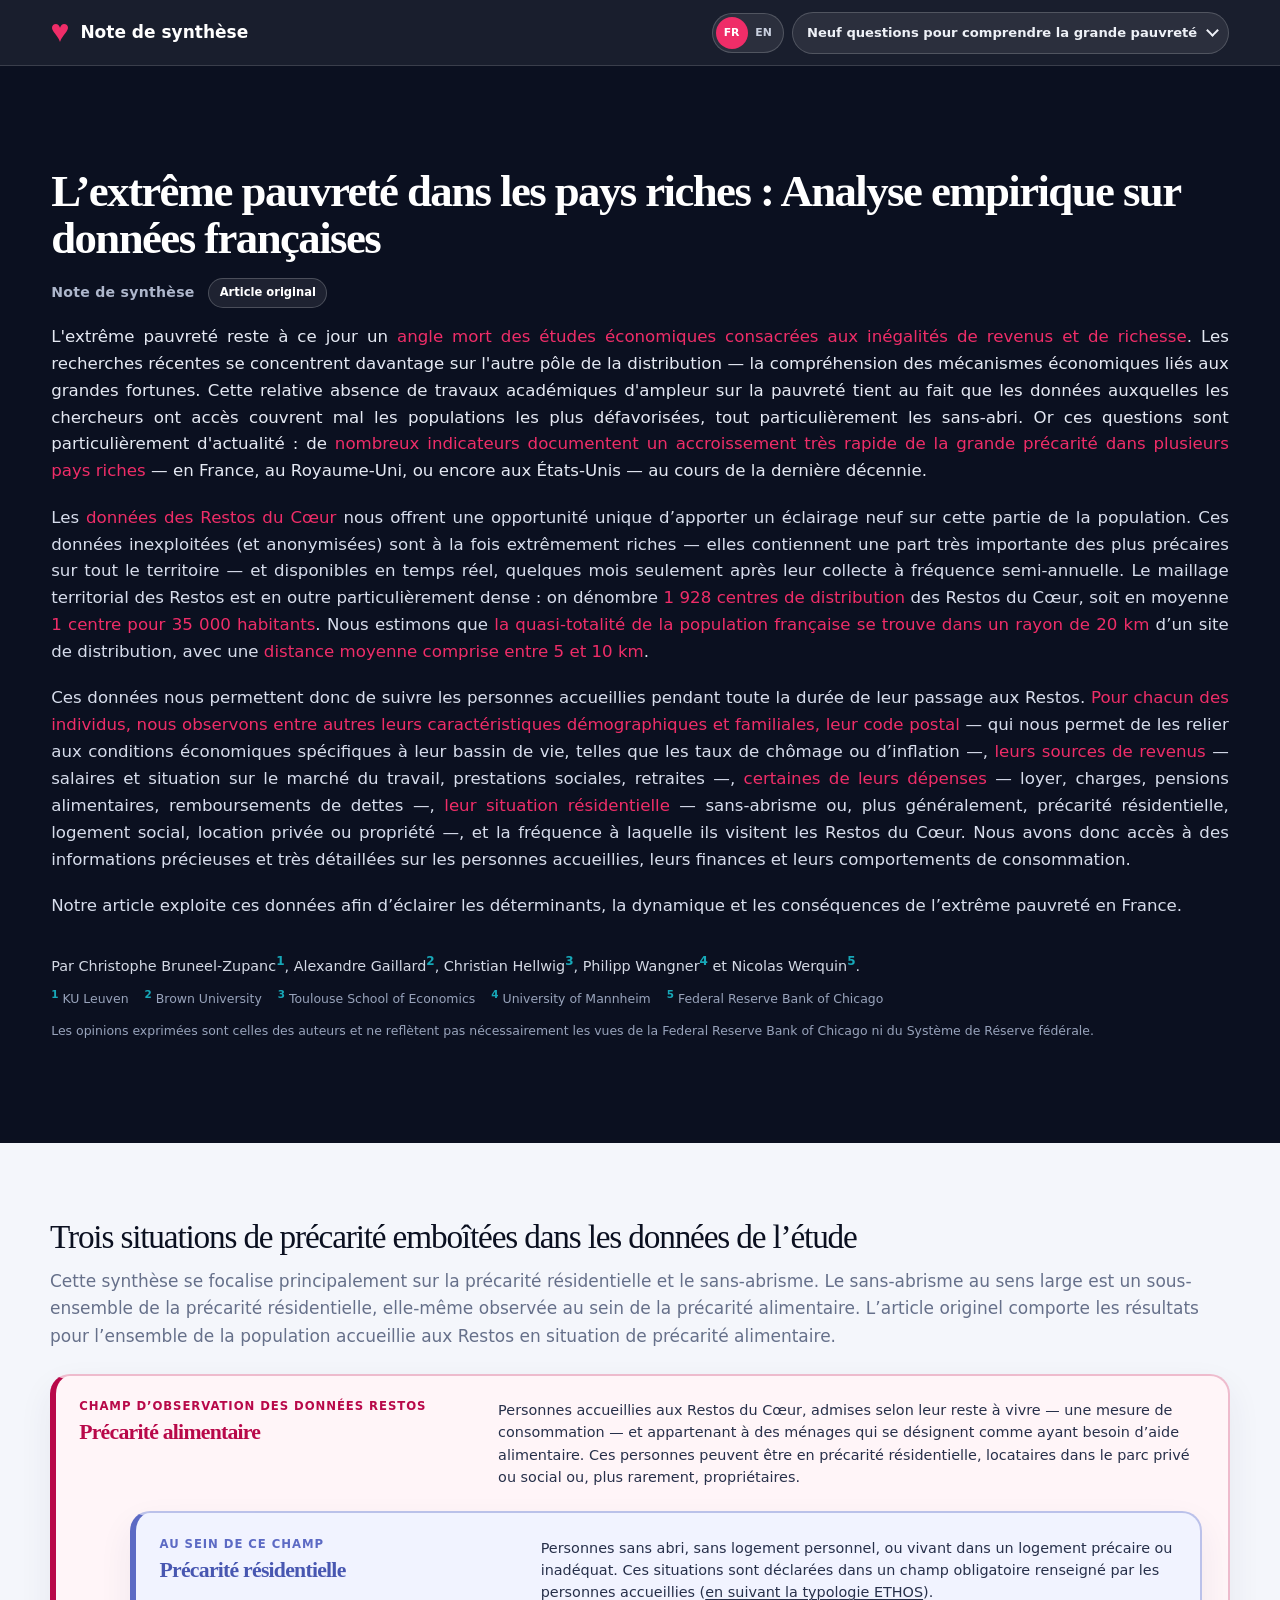
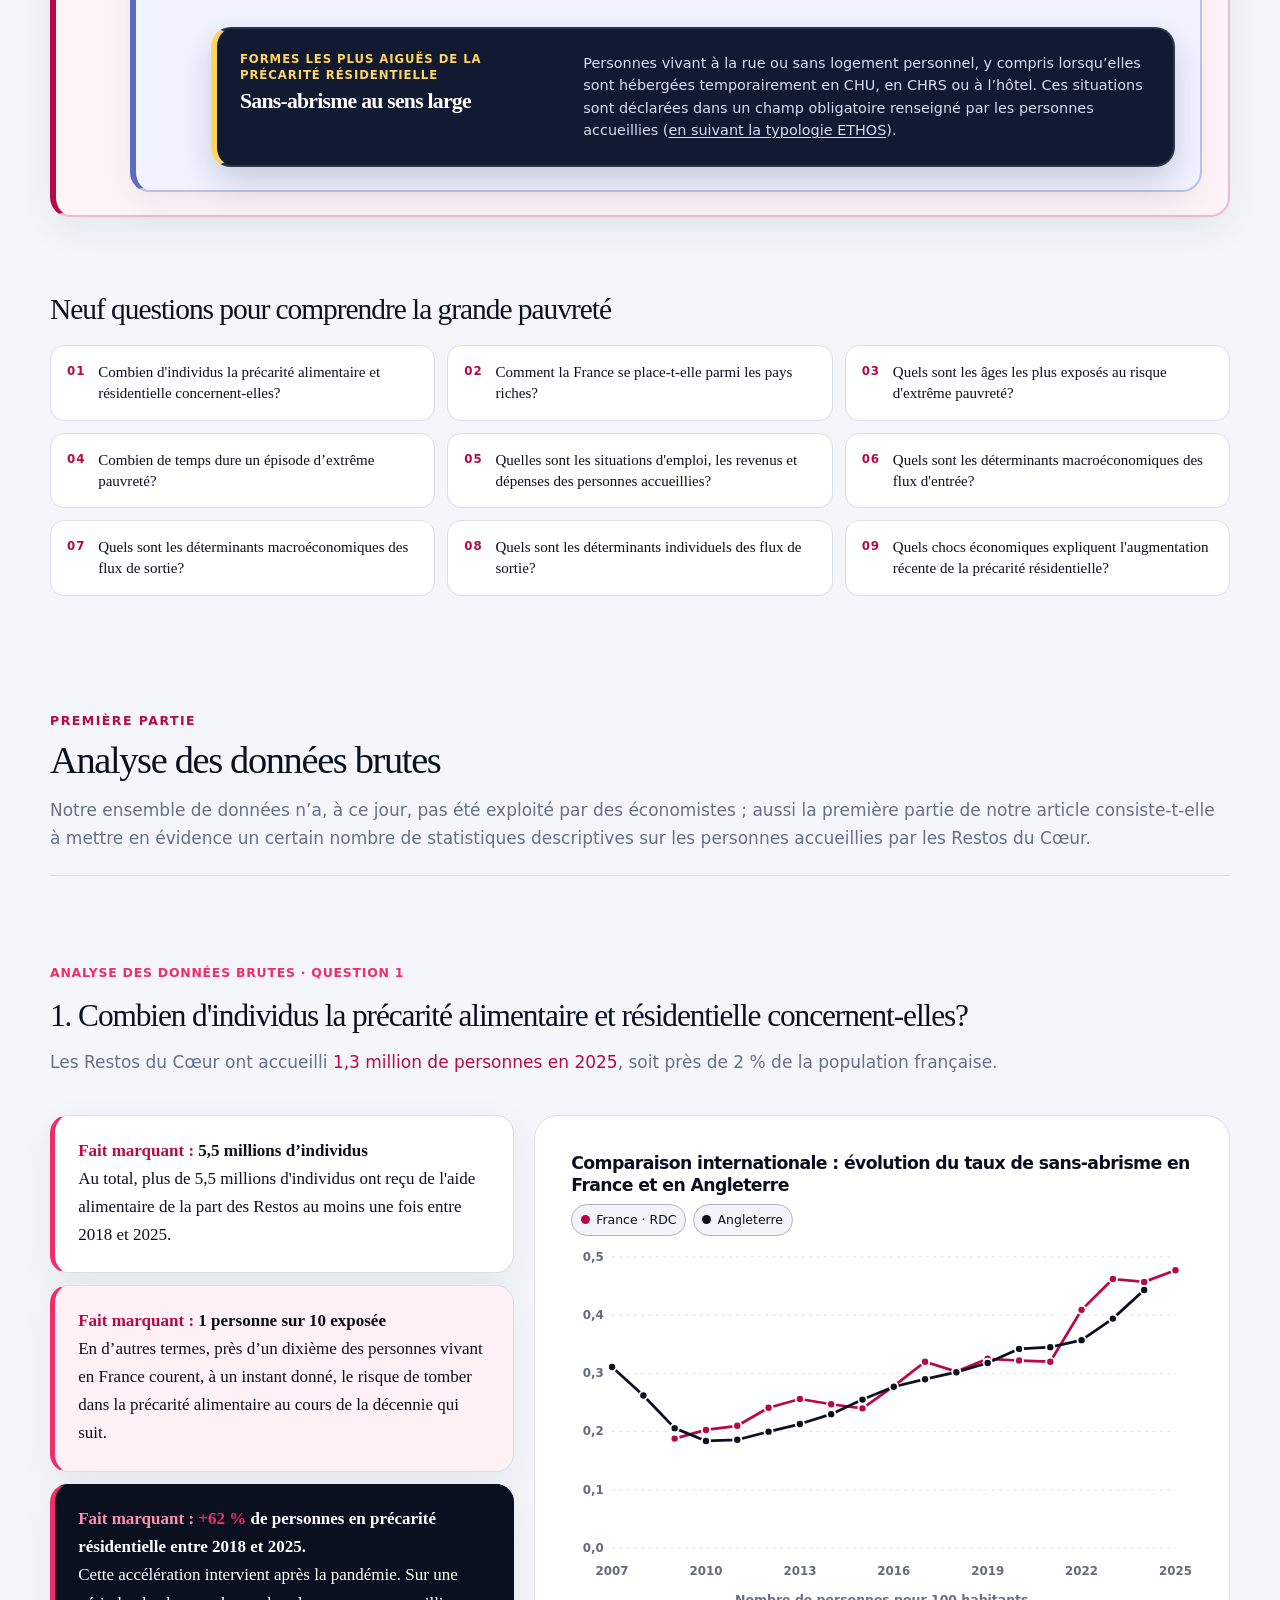
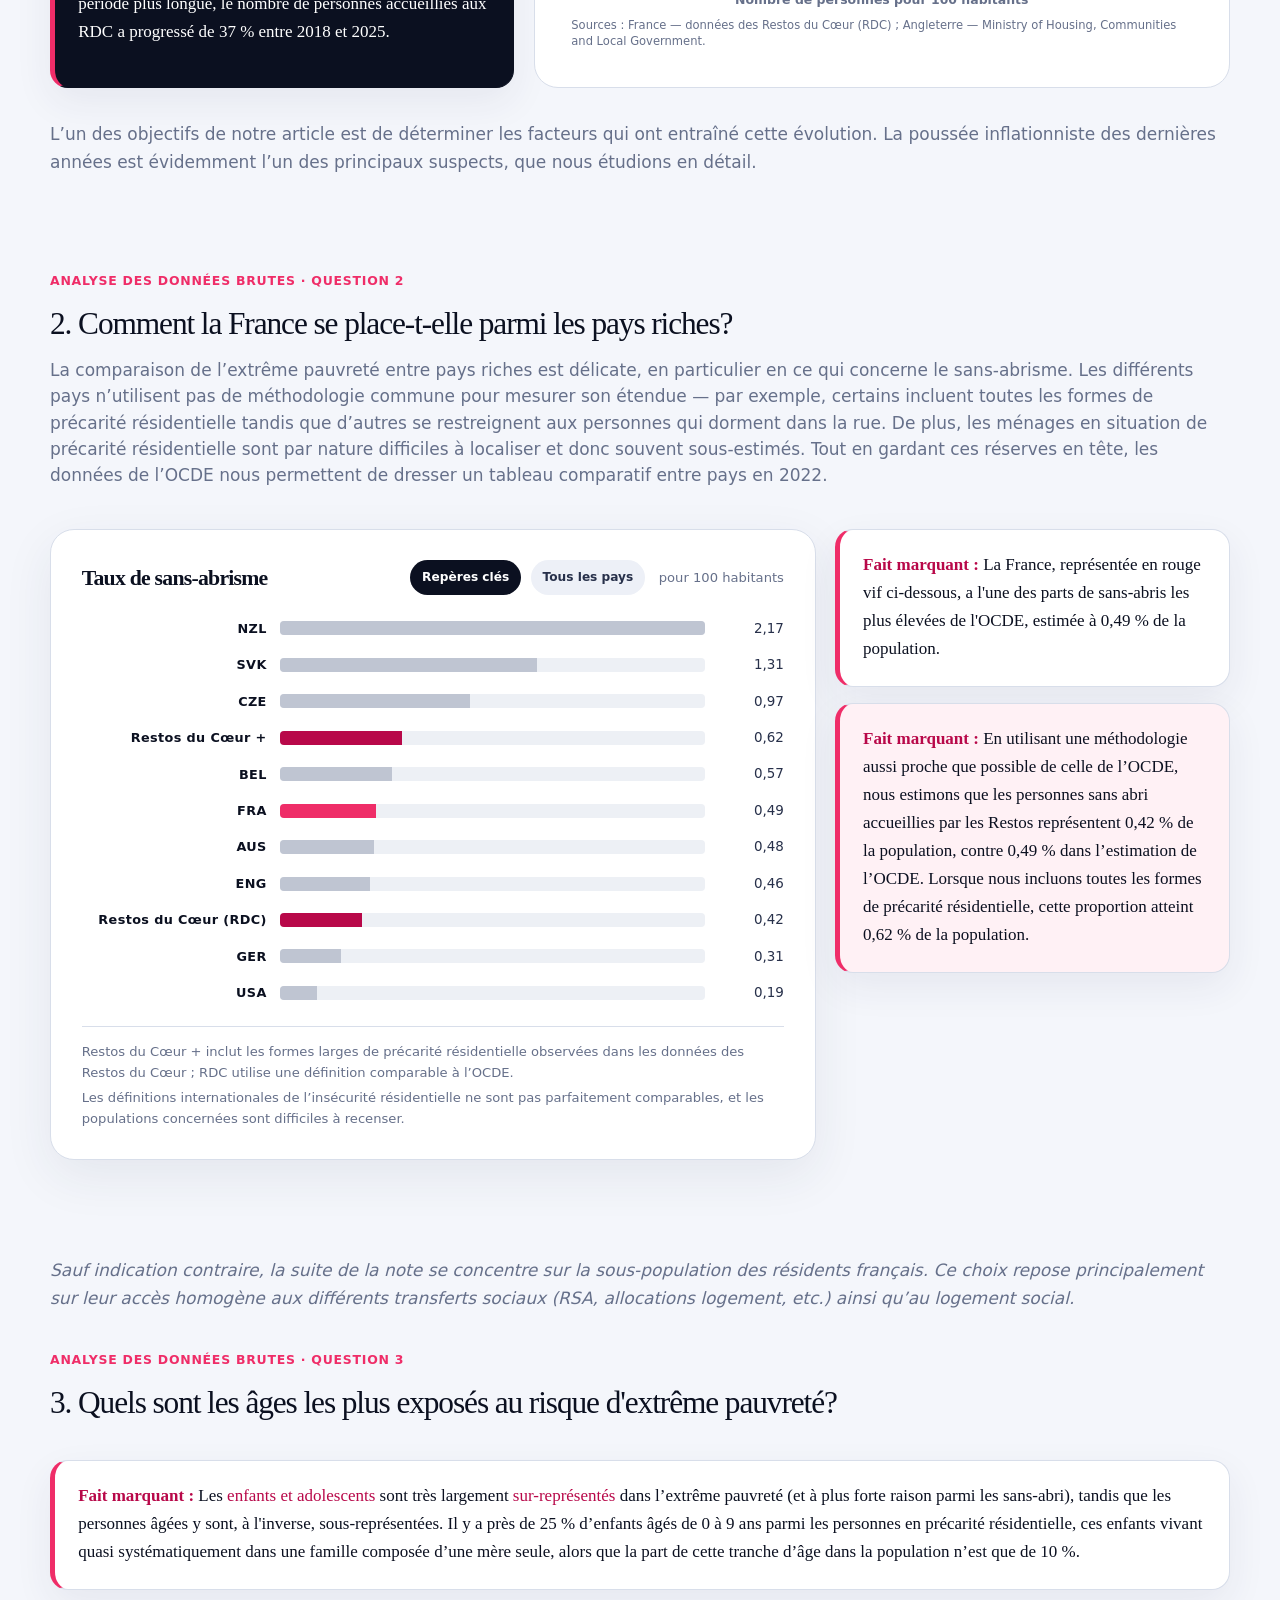
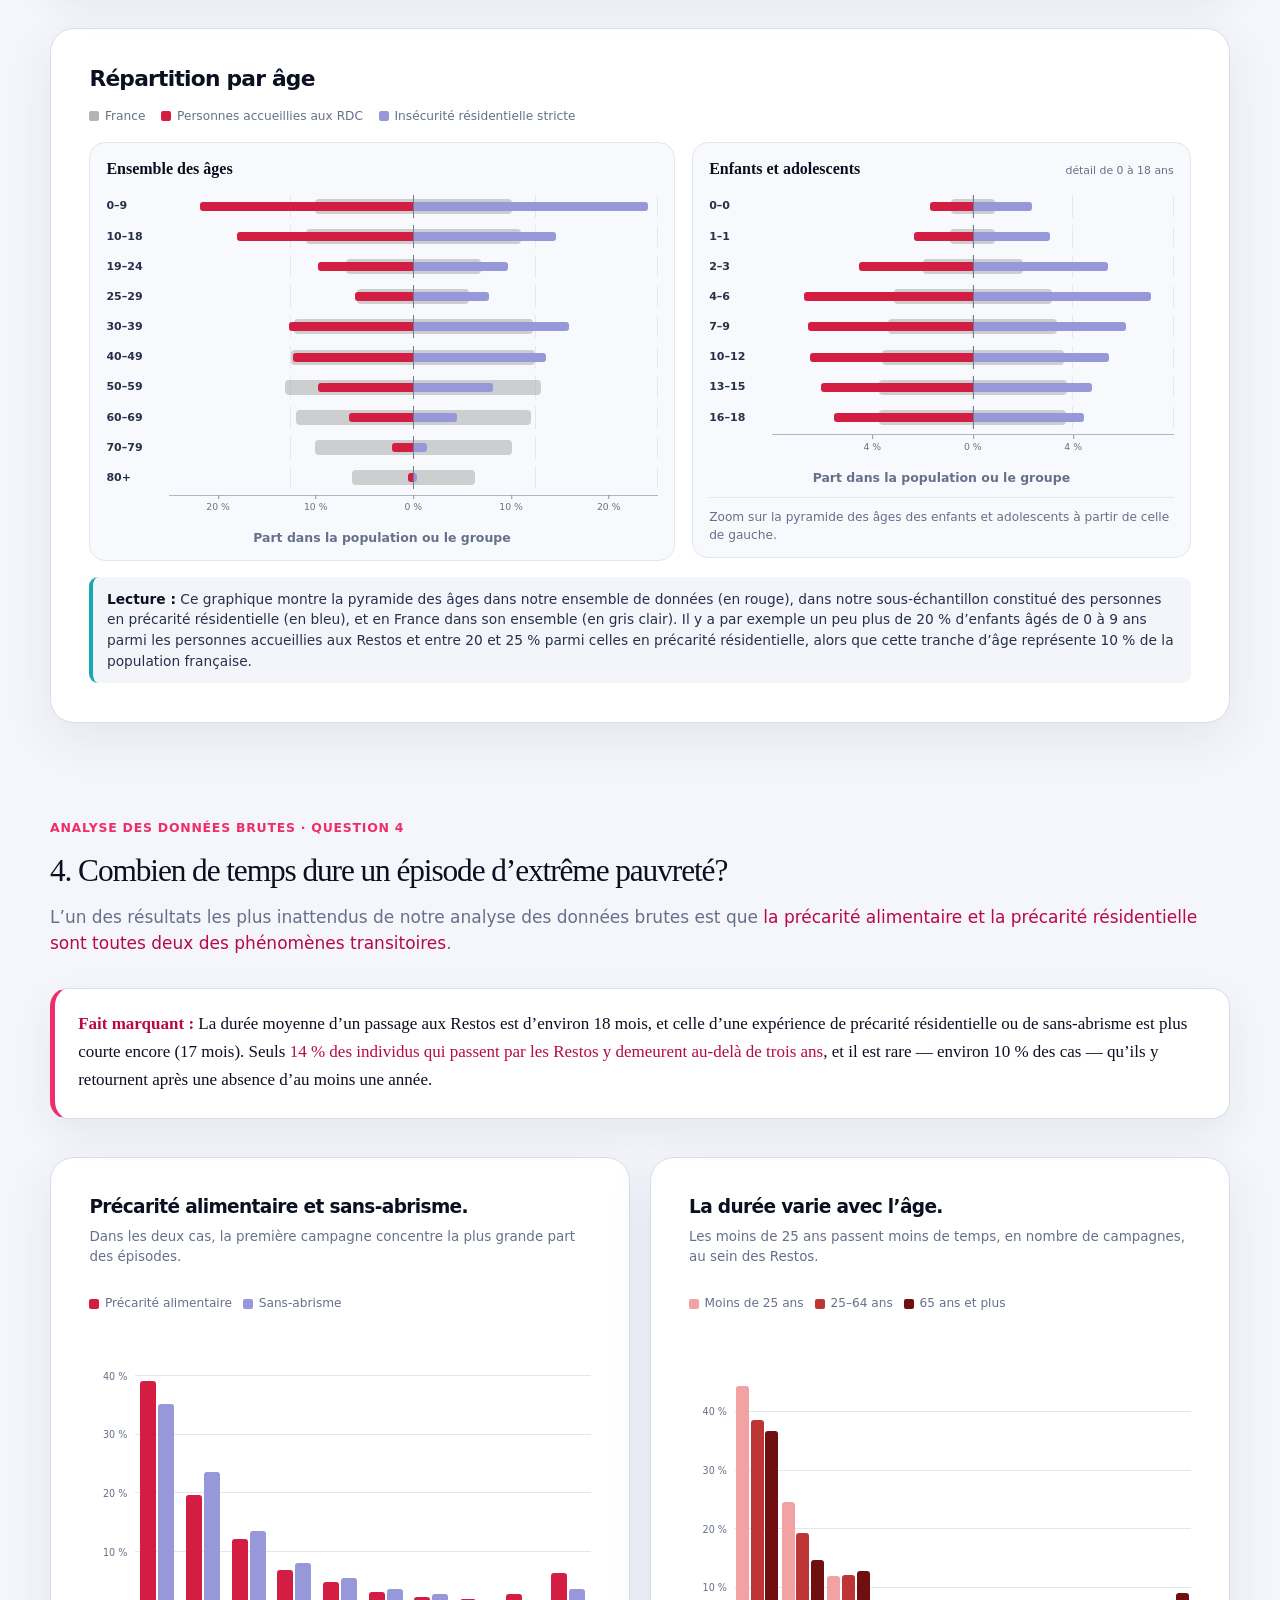
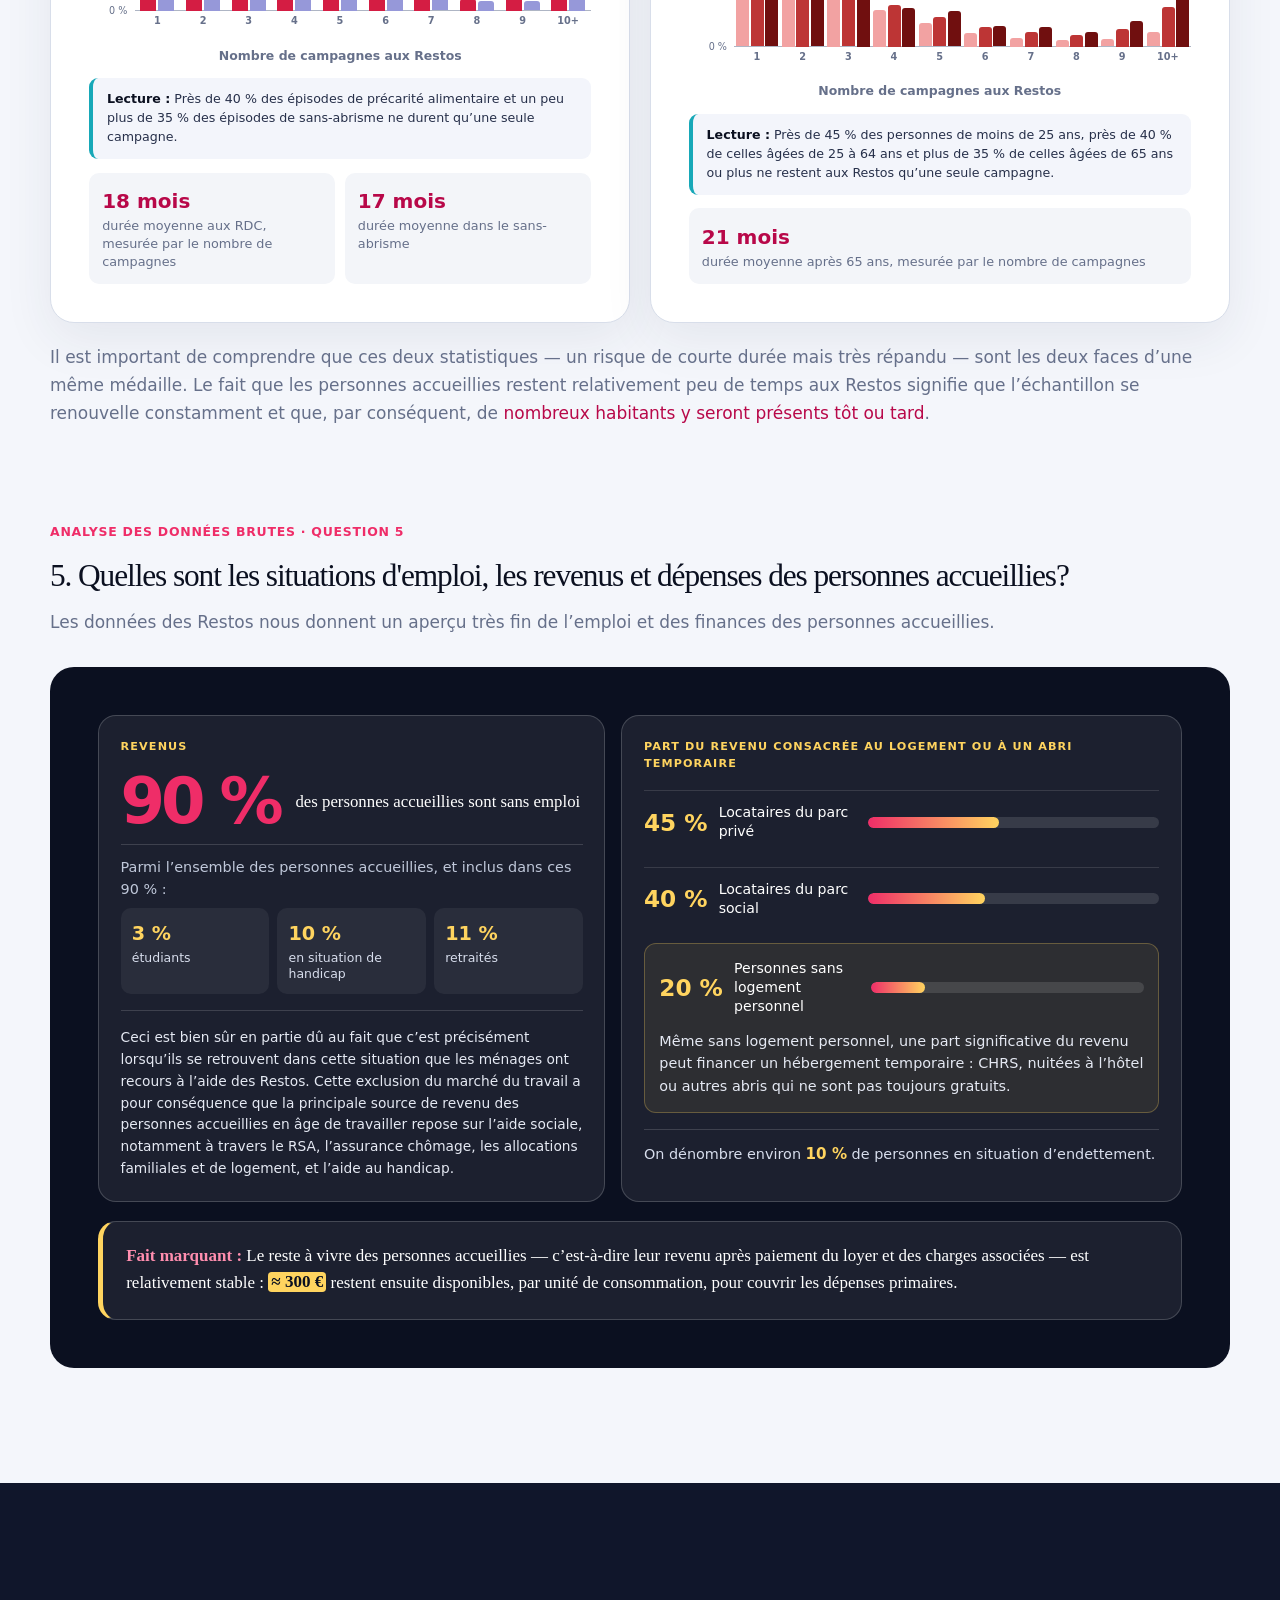
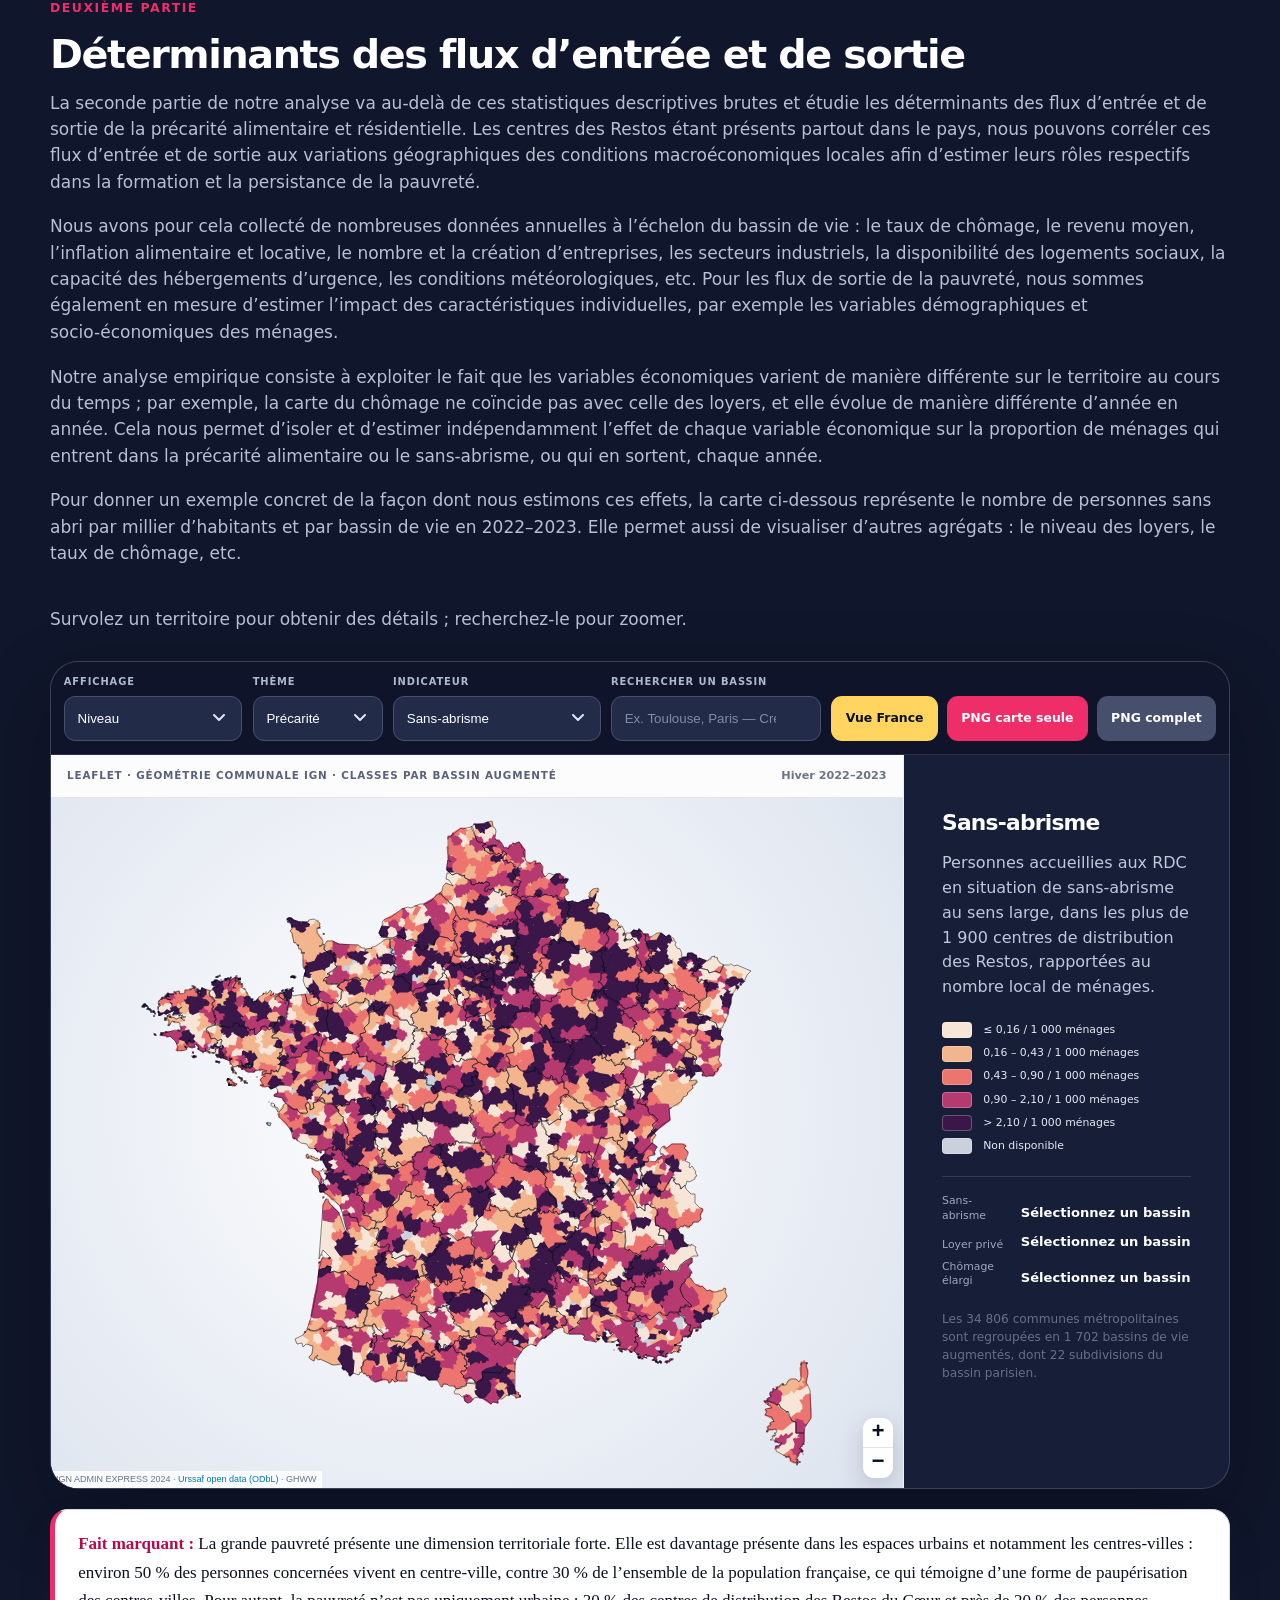
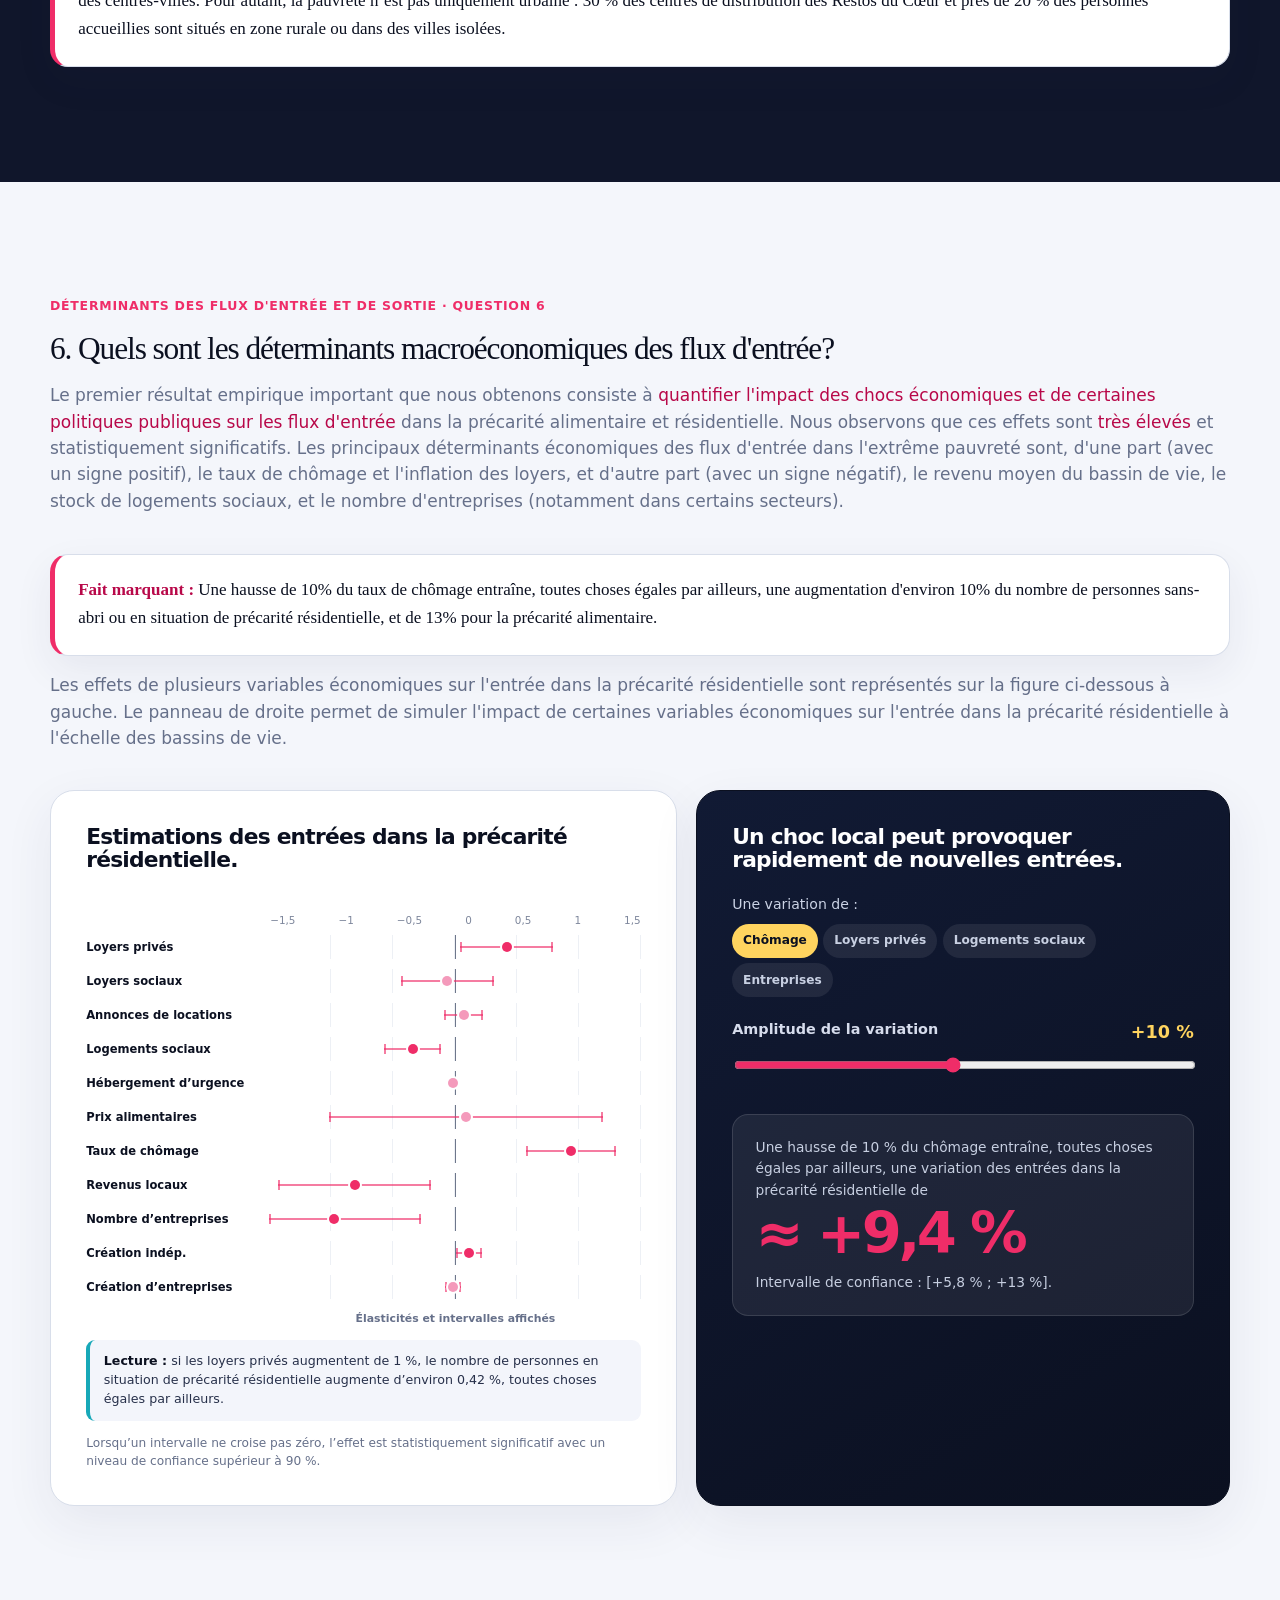
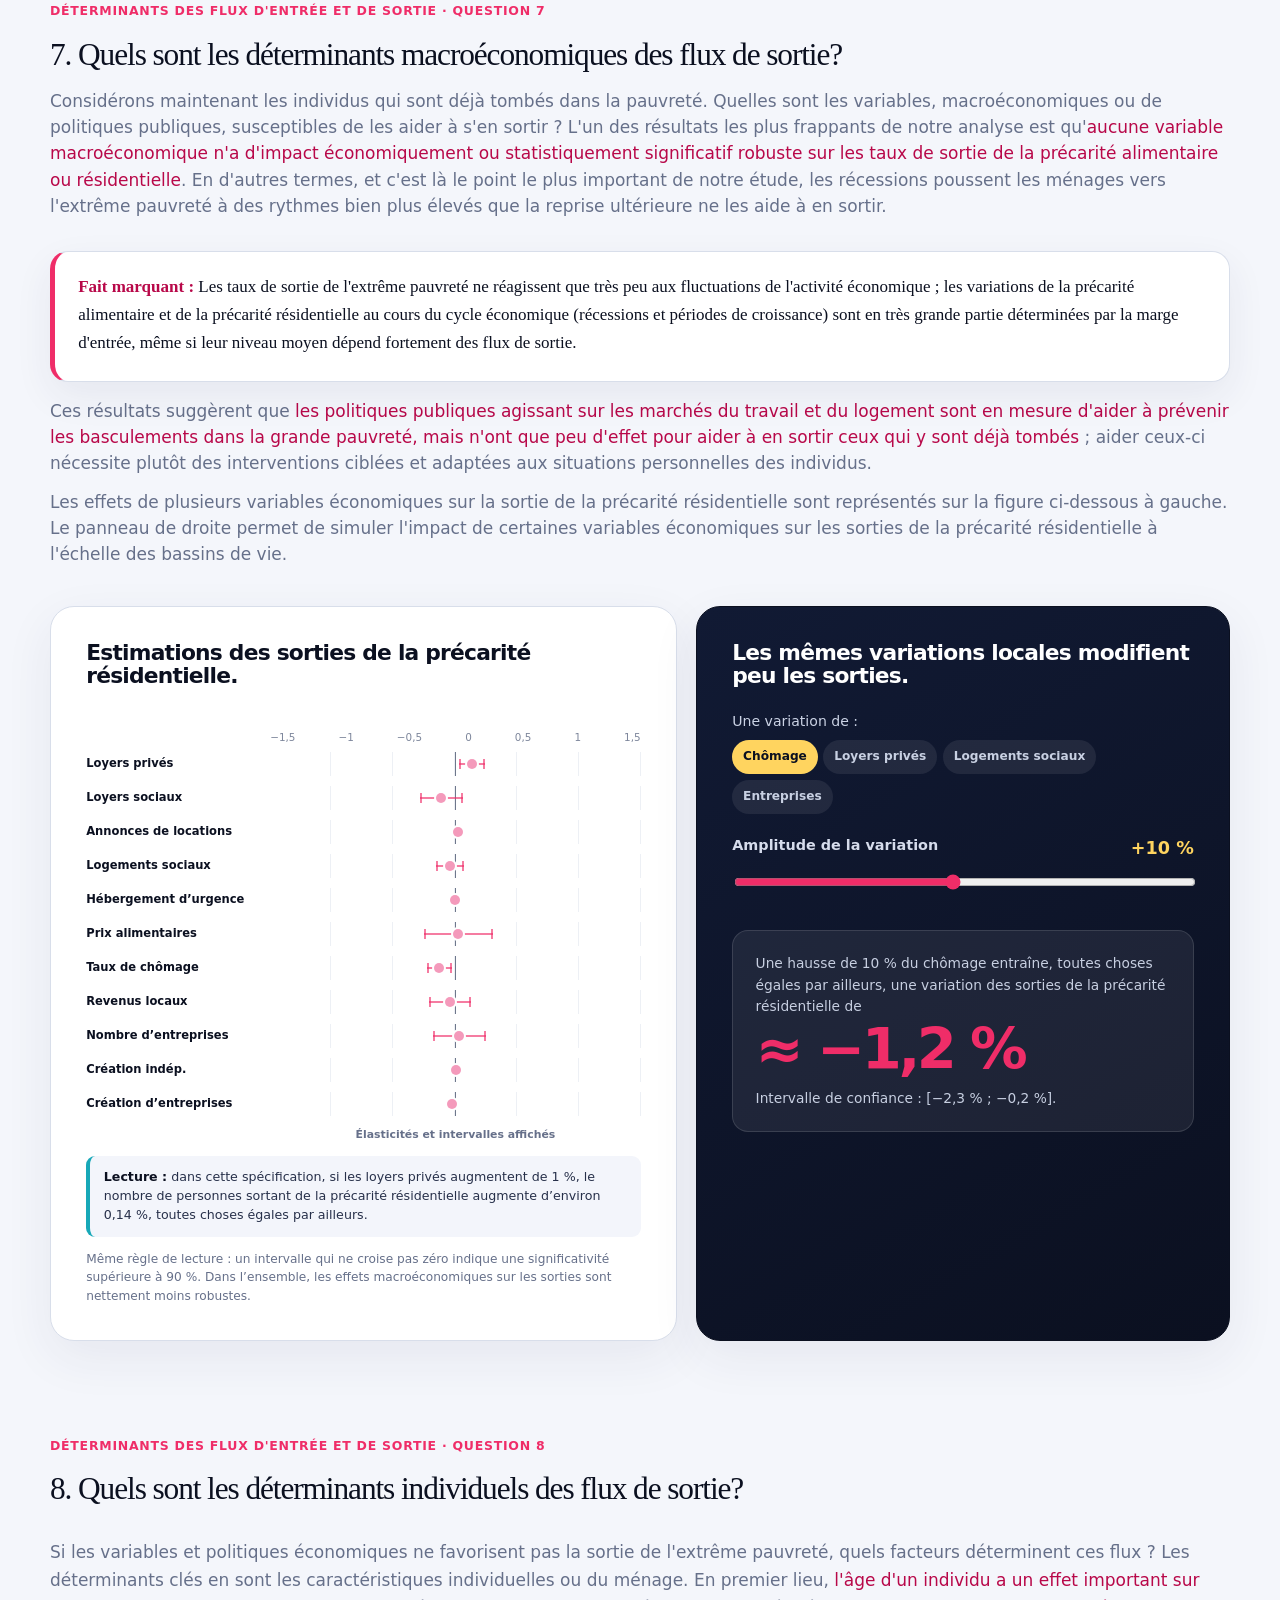
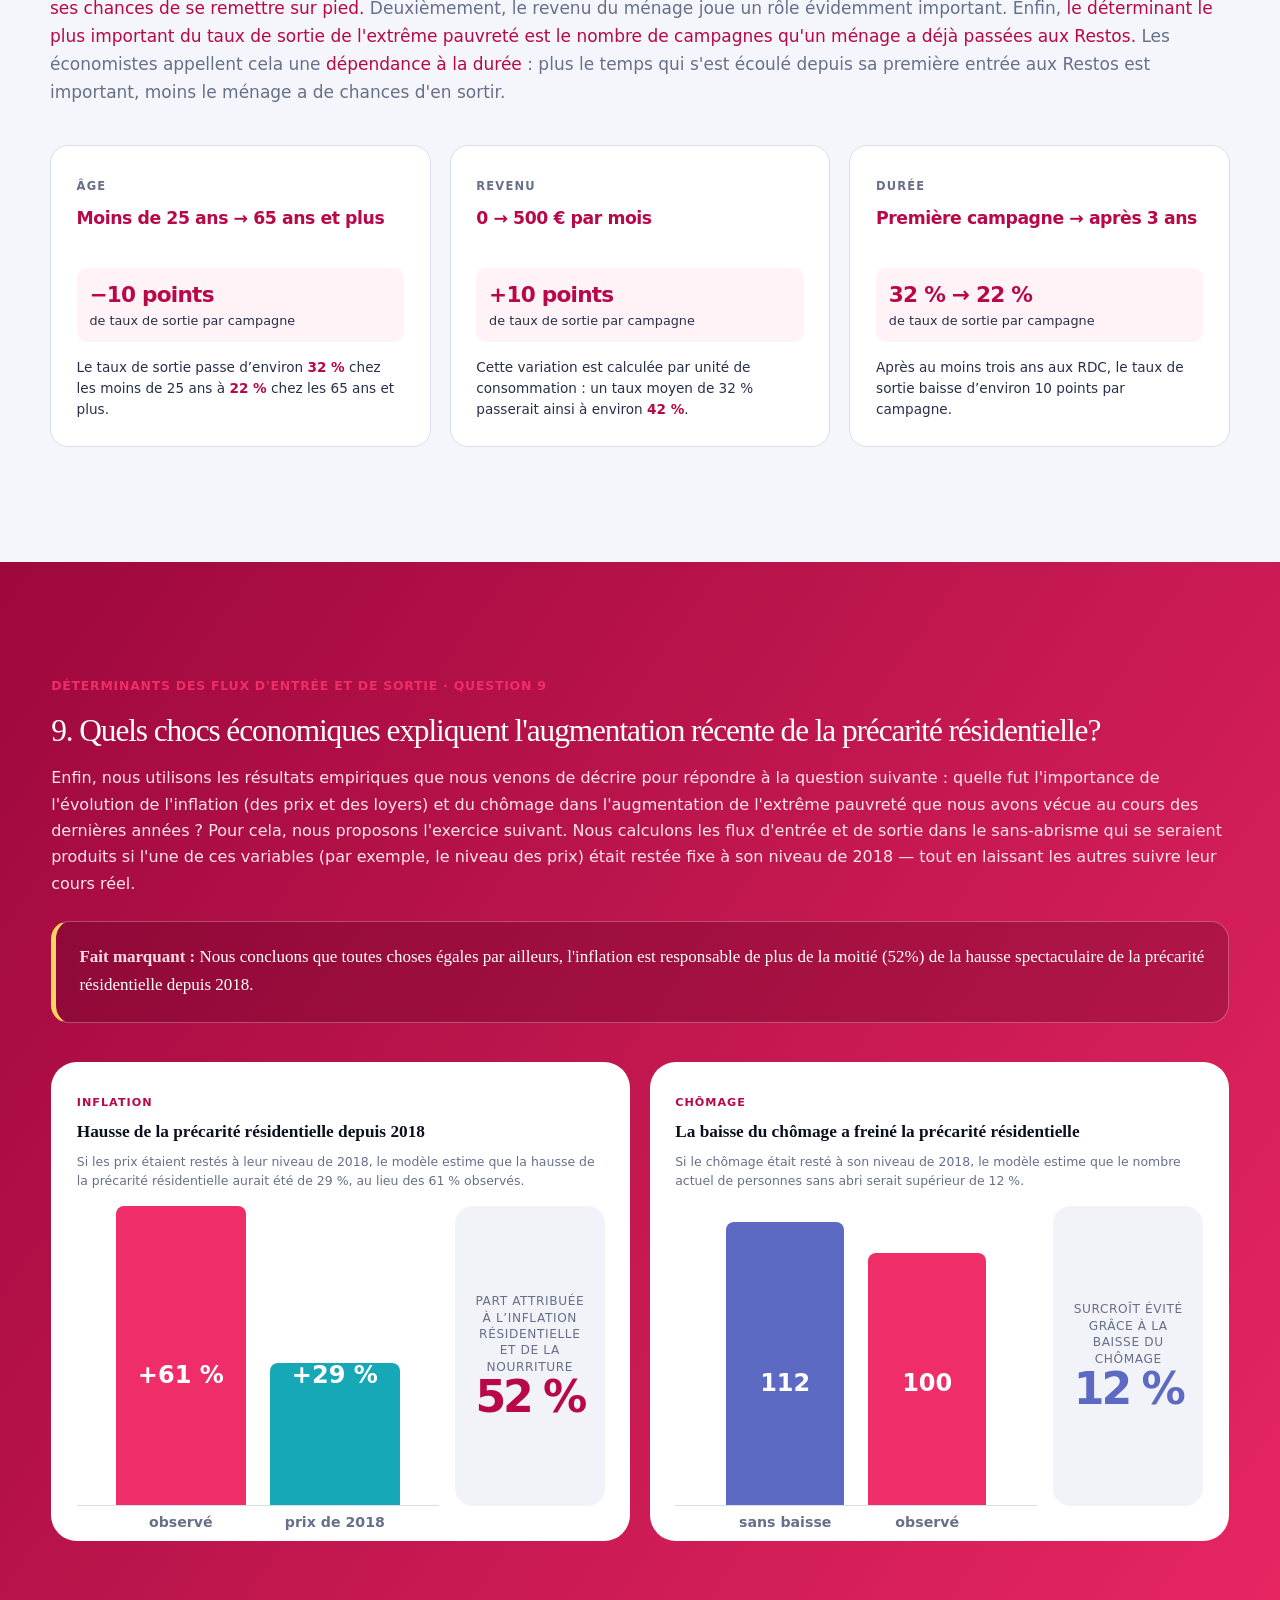
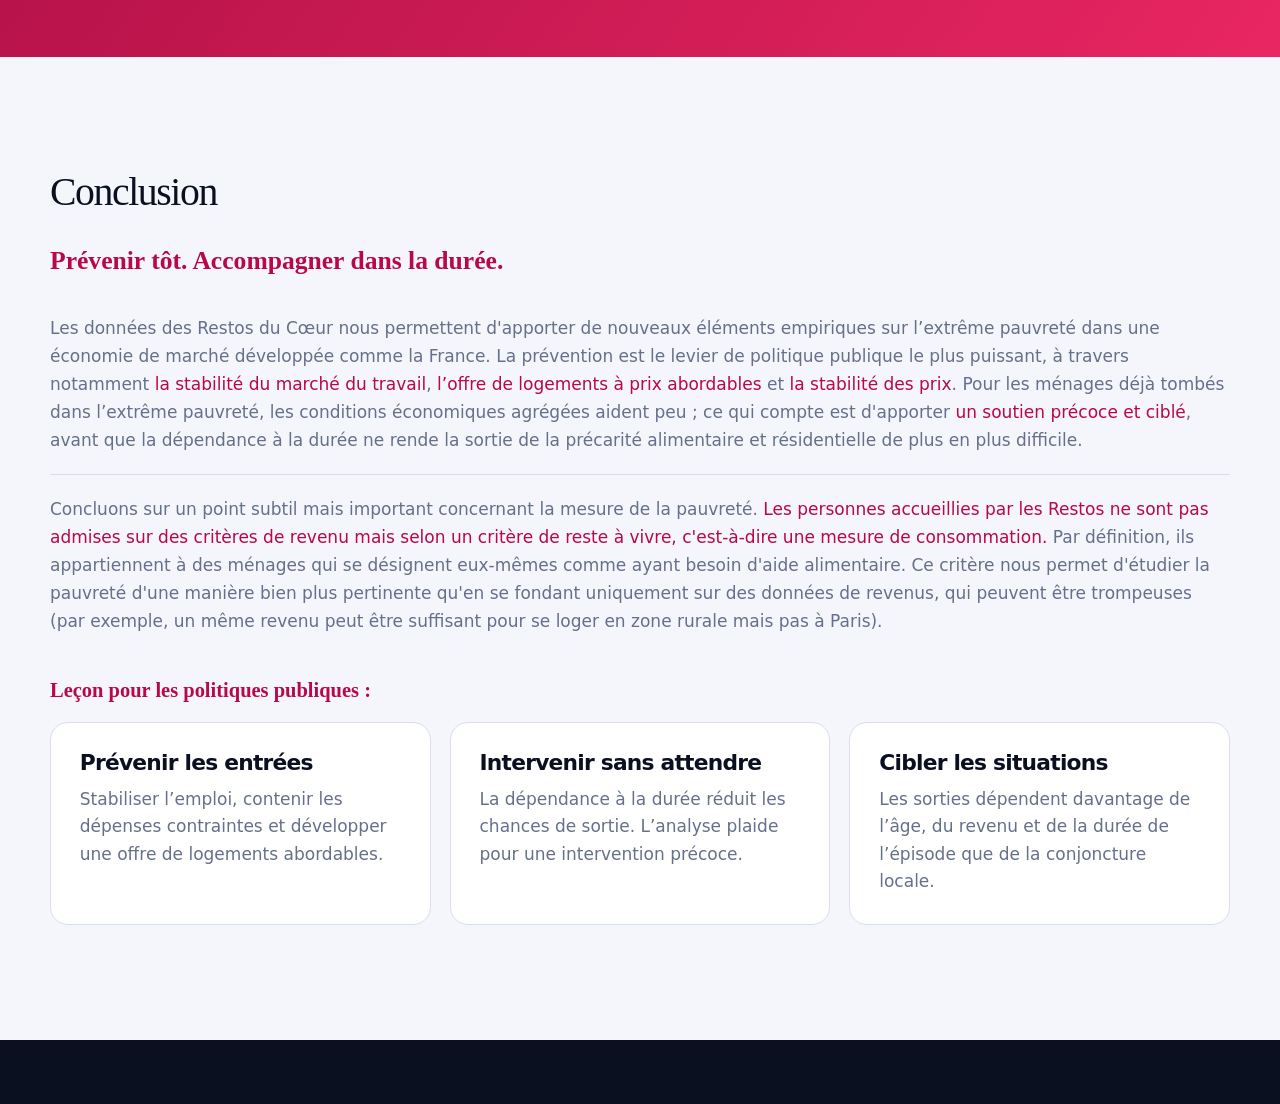
<file: poverty/index.html>
<!doctype html>
<html lang="fr">
  <head>
    <meta charset="utf-8" />
    <meta name="viewport" content="width=device-width, initial-scale=1" />
    <meta name="theme-color" content="#0b1020" />
    <meta
      name="description"
      content="Une lecture interactive de la note L’extrême pauvreté dans les pays riches, à partir des données des Restos du Cœur."
    />
    <meta property="og:type" content="website" />
    <meta property="og:locale" content="fr_FR" />
    <meta property="og:title" content="L’extrême pauvreté dans les pays riches : Analyse empirique sur données françaises" />
    <meta property="og:description" content="5,5 millions de personnes distinctes, des cartes interactives et les mécanismes d’entrée et de sortie de la grande pauvreté." />
    <meta property="og:url" content="https://grande-pauvrete-france-v35.joker8558.chatgpt.site" />
    <link rel="canonical" href="https://grande-pauvrete-france-v35.joker8558.chatgpt.site" />
    <link rel="alternate" hreflang="fr" href="https://grande-pauvrete-france-v35.joker8558.chatgpt.site/" />
    <link rel="alternate" hreflang="en" href="https://grande-pauvrete-france-v35.joker8558.chatgpt.site/en.html" />
    <link rel="alternate" hreflang="x-default" href="https://grande-pauvrete-france-v35.joker8558.chatgpt.site/" />
    <title>L’extrême pauvreté dans les pays riches : Analyse empirique sur données françaises</title>
    <link rel="icon" type="image/svg+xml" href="favicon.svg" />
    <link rel="stylesheet" href="vendor/leaflet/leaflet.css" />
    <link rel="stylesheet" href="styles.css?v=96" />
    <script src="vendor/leaflet/leaflet.js" defer></script>
    <script src="app.js?v=100" defer></script>
  </head>
  <body>
    <a class="skip-link" href="#contenu">Aller au contenu</a>
    <header class="topbar">
      <a class="brand" href="#haut" aria-label="Retour au début">
        <img class="brand-mark" src="favicon.svg" alt="" aria-hidden="true" />
        <span>Note de synthèse</span>
      </a>
      <nav class="topbar-nav" aria-label="Navigation par question">
        <div class="language-switch" aria-label="Choisir la langue">
          <a href="index.html" lang="fr" aria-current="page">FR</a>
          <a href="en.html" lang="en">EN</a>
        </div>
        <details class="question-menu">
          <summary aria-label="Neuf questions pour comprendre la grande pauvreté">
            <span class="question-menu-label-full">Neuf questions pour comprendre la grande pauvreté</span>
          </summary>
          <ol aria-label="Définitions et neuf questions de la synthèse">
            <li class="question-menu-definition"><a href="#definitions"><span>DEF</span><strong>Définitions de la grande pauvreté</strong></a></li>
            <li><a href="#question-1"><span>01</span><strong>Combien d'individus la précarité alimentaire et résidentielle concernent-elles?</strong></a></li>
            <li><a href="#question-2"><span>02</span><strong>Comment la France se place-t-elle parmi les pays riches?</strong></a></li>
            <li><a href="#question-3"><span>03</span><strong>Quels sont les âges les plus exposés au risque d'extrême pauvreté?</strong></a></li>
            <li><a href="#question-4"><span>04</span><strong>Combien de temps dure un épisode d’extrême pauvreté?</strong></a></li>
            <li><a href="#question-5"><span>05</span><strong>Quelles sont les situations d'emploi, les revenus et dépenses des personnes accueillies?</strong></a></li>
            <li><a href="#question-6"><span>06</span><strong>Quels sont les déterminants macroéconomiques des flux d'entrée?</strong></a></li>
            <li><a href="#question-7"><span>07</span><strong>Quels sont les déterminants macroéconomiques des flux de sortie?</strong></a></li>
            <li><a href="#question-8"><span>08</span><strong>Quels sont les déterminants individuels des flux de sortie?</strong></a></li>
            <li><a href="#question-9"><span>09</span><strong>Quels chocs économiques expliquent l'augmentation récente de la précarité résidentielle?</strong></a></li>
          </ol>
        </details>
      </nav>
    </header>

    <main id="contenu">
      <section class="hero" id="haut" aria-labelledby="titre-principal">
        <div class="hero-copy">
          <h1 id="titre-principal">L’extrême pauvreté dans les pays riches : Analyse empirique sur données françaises</h1>
          <div class="article-note">
            <span>Note de synthèse</span>
            <span class="article-links" aria-label="Documents associés">
              <a href="https://www.dropbox.com/scl/fi/ddoy1nouctla6xohebqbv/BGHWW_Paper_2026.pdf?rlkey=zwx6gwhhlw0l7j9xh1oggm0b1&e=2&dl=0" target="_blank" rel="noopener">Article original</a>
            </span>
          </div>
          <p class="dek">
            L'extrême pauvreté reste à ce jour un <span class="hero-underline">angle mort des études économiques consacrées aux inégalités de revenus et de richesse</span>.
            Les recherches récentes se concentrent davantage sur l'autre pôle de la distribution — la compréhension des mécanismes économiques liés aux grandes fortunes. Cette relative absence de travaux académiques d'ampleur sur la pauvreté tient au fait que les données auxquelles les chercheurs ont accès couvrent mal les populations les plus défavorisées, tout particulièrement les sans-abri.
            Or ces questions sont particulièrement d'actualité : de <span class="hero-underline">nombreux indicateurs documentent un accroissement très rapide de la grande précarité dans plusieurs pays riches</span> — en France, au Royaume-Uni, ou encore aux États-Unis — au cours de la dernière décennie.
          </p>
          <p class="hero-evidence">
            Les <span class="hero-underline">données des Restos du Cœur</span> nous offrent une opportunité unique d’apporter un éclairage neuf sur cette partie de la population. Ces données inexploitées (et anonymisées) sont à la fois extrêmement riches — elles contiennent une part très importante des plus précaires sur tout le territoire — et disponibles en temps réel, quelques mois seulement après leur collecte à fréquence semi-annuelle. Le maillage territorial des Restos est en outre particulièrement dense&nbsp;: on dénombre <span class="hero-underline">1&nbsp;928 centres de distribution</span> des Restos du Cœur, soit en moyenne <span class="hero-underline">1 centre pour 35&nbsp;000 habitants</span>. Nous estimons que <span class="hero-underline">la quasi-totalité de la population française se trouve dans un rayon de 20&nbsp;km</span> d’un site de distribution, avec une <span class="hero-underline">distance moyenne comprise entre 5 et 10&nbsp;km</span>.
          </p>
          <p class="hero-evidence">
            Ces données nous permettent donc de suivre les personnes accueillies pendant toute la durée de leur passage aux Restos. <span class="text-highlight">Pour chacun des individus, nous observons entre autres leurs caractéristiques démographiques et familiales, leur code postal</span> — qui nous permet de les relier aux conditions économiques spécifiques à leur bassin de vie, telles que les taux de chômage ou d’inflation —, <span class="text-highlight">leurs sources de revenus</span> — salaires et situation sur le marché du travail, prestations sociales, retraites —, <span class="text-highlight">certaines de leurs dépenses</span> — loyer, charges, pensions alimentaires, remboursements de dettes —, <span class="text-highlight">leur situation résidentielle</span> — sans-abrisme ou, plus généralement, précarité résidentielle, logement social, location privée ou propriété —, et la fréquence à laquelle ils visitent les Restos du Cœur. Nous avons donc accès à des informations précieuses et très détaillées sur les personnes accueillies, leurs finances et leurs comportements de consommation.
          </p>
          <p class="hero-evidence">
            Notre article exploite ces données afin d’éclairer les déterminants, la dynamique et les conséquences de l’extrême pauvreté en France.
          </p>
          <p class="byline">
            Par Christophe Bruneel-Zupanc<sup>1</sup>, Alexandre Gaillard<sup>2</sup>, Christian Hellwig<sup>3</sup>,
            Philipp Wangner<sup>4</sup> et Nicolas Werquin<sup>5</sup>.
          </p>
          <p class="affiliations" aria-label="Affiliations des auteurs">
            <span><sup>1</sup> KU Leuven</span>
            <span><sup>2</sup> Brown University</span>
            <span><sup>3</sup> Toulouse School of Economics</span>
            <span><sup>4</sup> University of Mannheim</span>
            <span><sup>5</sup> Federal Reserve Bank of Chicago</span>
          </p>
          <p class="author-disclaimer">Les opinions exprimées sont celles des auteurs et ne reflètent pas nécessairement les vues de la Federal Reserve Bank of Chicago ni du Système de Réserve fédérale.</p>
        </div>
      </section>

      <section class="definition-section" id="definitions" aria-labelledby="definitions-title">
        <div class="definition-header">
          <h2 id="definitions-title">Trois situations de précarité emboîtées dans les données de l’étude</h2>
          <p>Cette synthèse se focalise principalement sur la précarité résidentielle et le sans-abrisme. Le sans-abrisme au sens large est un sous-ensemble de la précarité résidentielle, elle-même observée au sein de la précarité alimentaire. L’article originel comporte les résultats pour l’ensemble de la population accueillie aux Restos en situation de précarité alimentaire.</p>
        </div>
        <div class="definition-nest" aria-label="Trois situations de précarité, du champ observé aux formes les plus aiguës">
          <section class="definition-frame definition-frame-food" aria-labelledby="definition-food-title">
            <div class="definition-frame-intro">
              <div class="definition-layer-title">
                <span>Champ d’observation des données Restos</span>
                <h3 id="definition-food-title">Précarité alimentaire</h3>
              </div>
              <div class="definition-layer-copy">
                <p>Personnes accueillies aux Restos du Cœur, admises selon leur reste à vivre — une mesure de consommation — et appartenant à des ménages qui se désignent comme ayant besoin d’aide alimentaire. Ces personnes peuvent être en précarité résidentielle, locataires dans le parc privé ou social ou, plus rarement, propriétaires.</p>
              </div>
            </div>

            <section class="definition-frame definition-frame-housing" aria-labelledby="definition-housing-title">
              <div class="definition-frame-intro">
                <div class="definition-layer-title">
                  <span>Au sein de ce champ</span>
                  <h3 id="definition-housing-title">Précarité résidentielle</h3>
                </div>
                <div class="definition-layer-copy">
                  <p>Personnes sans abri, sans logement personnel, ou vivant dans un logement précaire ou inadéquat. Ces situations sont déclarées dans un champ obligatoire renseigné par les personnes accueillies (<a href="https://www.feantsa.org/files/Home/ETHOS/PDFS/Languages/French.pdf" target="_blank" rel="noopener noreferrer">en suivant la typologie ETHOS</a>).</p>
                </div>
              </div>

              <section class="definition-frame definition-frame-homelessness" aria-labelledby="definition-homelessness-title">
                <div class="definition-frame-intro">
                  <div class="definition-layer-title">
                    <span>Formes les plus aiguës de la précarité résidentielle</span>
                    <h3 id="definition-homelessness-title">Sans-abrisme au sens large</h3>
                  </div>
                  <div class="definition-layer-copy">
                    <p>Personnes vivant à la rue ou sans logement personnel, y compris lorsqu’elles sont hébergées temporairement en CHU, en CHRS ou à l’hôtel. Ces situations sont déclarées dans un champ obligatoire renseigné par les personnes accueillies (<a href="https://www.feantsa.org/files/Home/ETHOS/PDFS/Languages/French.pdf" target="_blank" rel="noopener noreferrer">en suivant la typologie ETHOS</a>).</p>
                  </div>
                </div>
              </section>
            </section>
          </section>
        </div>
      </section>

      <nav class="question-index" aria-labelledby="question-index-title">
        <div class="question-index-intro">
          <h2 id="question-index-title">Neuf questions pour comprendre la grande pauvreté</h2>
        </div>
        <ol>
          <li><a href="#question-1"><span>01</span><strong>Combien d'individus la précarité alimentaire et résidentielle concernent-elles?</strong></a></li>
          <li><a href="#question-2"><span>02</span><strong>Comment la France se place-t-elle parmi les pays riches?</strong></a></li>
          <li><a href="#question-3"><span>03</span><strong>Quels sont les âges les plus exposés au risque d'extrême pauvreté?</strong></a></li>
          <li><a href="#question-4"><span>04</span><strong>Combien de temps dure un épisode d’extrême pauvreté?</strong></a></li>
          <li><a href="#question-5"><span>05</span><strong>Quelles sont les situations d'emploi, les revenus et dépenses des personnes accueillies?</strong></a></li>
          <li><a href="#question-6"><span>06</span><strong>Quels sont les déterminants macroéconomiques des flux d'entrée?</strong></a></li>
          <li><a href="#question-7"><span>07</span><strong>Quels sont les déterminants macroéconomiques des flux de sortie?</strong></a></li>
          <li><a href="#question-8"><span>08</span><strong>Quels sont les déterminants individuels des flux de sortie?</strong></a></li>
          <li><a href="#question-9"><span>09</span><strong>Quels chocs économiques expliquent l'augmentation récente de la précarité résidentielle?</strong></a></li>
        </ol>
      </nav>

      <section class="section chart-section" id="ampleur" aria-labelledby="analyse-title">
        <div class="part-heading">
          <p>Première partie</p>
          <h2 id="analyse-title">Analyse des données brutes</h2>
          <p class="part-intro">Notre ensemble de données n’a, à ce jour, pas été exploité par des économistes ; aussi la première partie de notre article consiste-t-elle à mettre en évidence un certain nombre de statistiques descriptives sur les personnes accueillies par les Restos du Cœur.</p>
        </div>
        <div class="section-heading qa-section-heading qa-section-heading-solo">
          <div>
            <p class="section-number">Analyse des données brutes · Question 1</p>
            <h3 id="question-1">1. Combien d'individus la précarité alimentaire et résidentielle concernent-elles?</h3>
            <p class="qa-answer-lead">
              Les Restos du Cœur ont accueilli <span class="text-highlight">1,3 million de personnes en 2025</span>, soit près de 2 % de la population française.
            </p>
          </div>
        </div>

        <div class="split-grid trend-grid">
          <div class="q1-stat-stack" role="list" aria-label="Trois faits marquants sur l’ampleur de la grande pauvreté">
            <article class="q1-stat-card q1-stat-card-standard" role="listitem" data-mkouf="1">
              <p><strong class="dialogue-label">Fait marquant :</strong> <strong class="q1-fact-title">5,5 millions d’individus</strong><br />Au total, plus de 5,5 millions d'individus ont reçu de l'aide alimentaire de la part des Restos au moins une fois entre 2018 et 2025.</p>
            </article>
            <article class="q1-stat-card q1-stat-card-pink fact-frame-pink" role="listitem" data-mkouf="7">
              <p><strong class="dialogue-label">Fait marquant :</strong> <strong class="q1-fact-title">1 personne sur 10 exposée</strong><br />En d’autres termes, près d’un dixième des personnes vivant en France courent, à un instant donné, le risque de tomber dans la précarité alimentaire au cours de la décennie qui suit.</p>
            </article>
            <article class="q1-stat-card q1-stat-card-dark" role="listitem" data-mkouf="2">
              <p><strong class="dialogue-label">Fait marquant :</strong> <strong class="q1-fact-title"><span>+62 %</span> de personnes en précarité résidentielle entre 2018 et 2025.</strong><br />Cette accélération intervient après la pandémie. Sur une période plus longue, le nombre de personnes accueillies aux RDC a progressé de 37 % entre 2018 et 2025.</p>
            </article>
          </div>
          <article class="story-card line-card">
            <h3>Comparaison internationale : évolution du taux de sans-abrisme en France et en Angleterre</h3>
            <div class="series-legend" aria-label="Légende du graphique">
              <button type="button" class="series-toggle is-active" data-series="france" aria-pressed="true">
                <i class="dot dot-france" aria-hidden="true"></i> France · RDC
              </button>
              <button type="button" class="series-toggle is-active" data-series="england" aria-pressed="true">
                <i class="dot dot-england" aria-hidden="true"></i> Angleterre
              </button>
            </div>
            <div id="trend-chart" class="trend-chart" aria-label="Comparaison internationale : évolution du taux de sans-abrisme en France et en Angleterre"></div>
            <p class="chart-axis-title">Nombre de personnes pour 100 habitants</p>
            <p class="chart-source">Sources : France — données des Restos du Cœur (RDC) ; Angleterre — Ministry of Housing, Communities and Local Government.</p>
          </article>
        </div>

        <p class="q1-transition-note">L’un des objectifs de notre article est de déterminer les facteurs qui ont entraîné cette évolution. La poussée inflationniste des dernières années est évidemment l’un des principaux suspects, que nous étudions en détail.</p>

        <div class="section-heading qa-section-heading qa-section-heading-solo qa-break">
          <div>
            <p class="section-number">Analyse des données brutes · Question 2</p>
            <h3 id="question-2">2. Comment la France se place-t-elle parmi les pays riches?</h3>
            <p class="qa-answer-lead">
              La comparaison de l’extrême pauvreté entre pays riches est délicate, en particulier en ce qui concerne le sans-abrisme. Les différents pays n’utilisent pas de méthodologie commune pour mesurer son étendue — par exemple, certains incluent toutes les formes de précarité résidentielle tandis que d’autres se restreignent aux personnes qui dorment dans la rue. De plus, les ménages en situation de précarité résidentielle sont par nature difficiles à localiser et donc souvent sous-estimés. Tout en gardant ces réserves en tête, les données de l’OCDE nous permettent de dresser un tableau comparatif entre pays en 2022.
            </p>
          </div>
        </div>

        <div class="q2-evidence-layout">
          <div class="chart-card country-chart-card">
            <div class="country-chart-header">
              <h3 class="chart-card-title">Taux de sans-abrisme</h3>
              <div class="chart-toolbar" aria-label="Filtres du graphique">
                <button class="filter is-active" type="button" data-filter="focus" aria-pressed="true">
                  Repères clés
                </button>
                <button class="filter" type="button" data-filter="all" aria-pressed="false">
                  Tous les pays
                </button>
                <span class="unit">pour 100 habitants</span>
              </div>
            </div>
            <div id="country-chart" class="country-chart" role="list" aria-label="Taux de sans-abrisme par pays"></div>
            <p class="chart-note">
              Restos du Cœur + inclut les formes larges de précarité résidentielle observées dans les données
              des Restos du Cœur ; RDC utilise une définition comparable à l’OCDE.
            </p>
            <p class="chart-note chart-note-secondary">Les définitions internationales de l’insécurité résidentielle ne sont pas parfaitement comparables, et les populations concernées sont difficiles à recenser.</p>
          </div>
          <div class="dialogue-grid dialogue-grid-q2" aria-label="Extraits de la note de synthèse">
            <blockquote class="synthesis-dialogue synthesis-dialogue-compact" data-mkouf="3">
              <p><strong class="dialogue-label">Fait marquant :</strong> La France, représentée en rouge vif ci-dessous, a l'une des parts de sans-abris les plus élevées de l'OCDE, estimée à 0,49 % de la population.</p>
            </blockquote>
            <blockquote class="synthesis-dialogue synthesis-dialogue-compact fact-frame-pink" data-mkouf="4">
              <p><strong class="dialogue-label">Fait marquant :</strong> En utilisant une méthodologie aussi proche que possible de celle de l’OCDE, nous estimons que les personnes sans abri accueillies par les Restos représentent 0,42 % de la population, contre 0,49 % dans l’estimation de l’OCDE. Lorsque nous incluons toutes les formes de précarité résidentielle, cette proportion atteint 0,62 % de la population.</p>
            </blockquote>
          </div>
        </div>
      </section>

      <section class="section" id="profils" aria-label="Analyse des données brutes — questions 3 à 5">
        <p class="resident-scope-note">Sauf indication contraire, la suite de la note se concentre sur la sous-population des résidents français. Ce choix repose principalement sur leur accès homogène aux différents transferts sociaux (RSA, allocations logement, etc.) ainsi qu’au logement social.</p>
        <div class="section-heading qa-section-heading qa-section-heading-solo">
          <div>
            <p class="section-number">Analyse des données brutes · Question 3</p>
            <h3 id="question-3">3. Quels sont les âges les plus exposés au risque d'extrême pauvreté?</h3>
          </div>
        </div>

        <blockquote class="synthesis-dialogue" data-mkouf="5" aria-label="Extrait de la note de synthèse">
          <p><strong class="dialogue-label">Fait marquant :</strong> Les <em>enfants et adolescents</em> sont très largement <em>sur-représentés</em> dans l’extrême pauvreté (et à plus forte raison parmi les sans-abri), tandis que les personnes âgées y sont, à l'inverse, sous-représentées. Il y a près de 25 % d’enfants âgés de 0 à 9 ans parmi les personnes en précarité résidentielle, ces enfants vivant quasi systématiquement dans une famille composée d’une mère seule, alors que la part de cette tranche d’âge dans la population n’est que de 10 %.</p>
        </blockquote>

        <div class="profile-grid profile-grid-single">
          <article class="chart-card age-card">
            <h3>Répartition par âge</h3>
            <div class="inline-legend" aria-label="Légende">
              <span><i class="swatch swatch-france"></i>France</span>
              <span><i class="swatch swatch-rdc"></i>Personnes accueillies aux RDC</span>
              <span><i class="swatch swatch-housing"></i>Insécurité résidentielle stricte</span>
            </div>
            <div class="age-chart-layout">
              <div class="age-pyramid-grid">
                <section class="age-pyramid-panel" aria-labelledby="age-all-title">
                  <div class="chart-panel-heading">
                    <h4 id="age-all-title">Ensemble des âges</h4>
                  </div>
                  <div id="age-pyramid-main" class="age-pyramid-chart" role="list" aria-label="Pyramide des âges pour l’ensemble de la population"></div>
                  <p class="chart-axis-title age-axis-title">Part dans la population ou le groupe</p>
                </section>
                <section class="age-pyramid-panel" aria-labelledby="age-children-title">
                  <div class="chart-panel-heading">
                    <h4 id="age-children-title">Enfants et adolescents</h4>
                    <span>détail de 0 à 18 ans</span>
                  </div>
                  <div id="age-pyramid-children" class="age-pyramid-chart" role="list" aria-label="Pyramide détaillée des enfants et adolescents"></div>
                  <p class="chart-axis-title age-axis-title">Part dans la population ou le groupe</p>
                  <p class="microcopy age-panel-note">Zoom sur la pyramide des âges des enfants et adolescents à partir de celle de gauche.</p>
                </section>
              </div>
            </div>
            <p class="effects-reading age-chart-reading"><strong>Lecture :</strong> Ce graphique montre la pyramide des âges dans notre ensemble de données (en rouge), dans notre sous-échantillon constitué des personnes en précarité résidentielle (en bleu), et en France dans son ensemble (en gris clair). Il y a par exemple un peu plus de 20 % d’enfants âgés de 0 à 9 ans parmi les personnes accueillies aux Restos et entre 20 et 25 % parmi celles en précarité résidentielle, alors que cette tranche d’âge représente 10 % de la population française.</p>
          </article>
        </div>

        <div class="qa-break">
          <p class="section-number">Analyse des données brutes · Question 4</p>
          <h3 id="question-4">4. Combien de temps dure un épisode d’extrême pauvreté?</h3>
          <p class="qa-answer-lead">L’un des résultats les plus inattendus de notre analyse des données brutes est que <span class="text-highlight">la précarité alimentaire et la précarité résidentielle sont toutes deux des phénomènes transitoires</span>.</p>
        </div>

        <blockquote class="synthesis-dialogue" data-mkouf="6" aria-label="Extrait de la note de synthèse">
          <p><strong class="dialogue-label">Fait marquant :</strong> La durée moyenne d’un passage aux Restos est d’environ 18 mois, et celle d’une expérience de précarité résidentielle ou de sans-abrisme est plus courte encore (17 mois). Seuls <span class="text-highlight">14 % des individus qui passent par les Restos y demeurent au-delà de trois ans</span>, et il est rare — environ 10 % des cas — qu’ils y retournent après une absence d’au moins une année.</p>
        </blockquote>

        <div class="duration-panels">
          <article class="chart-card duration-card duration-card-status">
            <h3>Précarité alimentaire et sans-abrisme.</h3>
            <p class="chart-lead">Dans les deux cas, la première campagne concentre la plus grande part des épisodes.</p>
            <div class="inline-legend duration-legend" aria-label="Légende des formes de précarité">
              <span><i class="swatch swatch-food"></i>Précarité alimentaire</span>
              <span><i class="swatch swatch-homelessness"></i>Sans-abrisme</span>
            </div>
            <div id="duration-status-chart" class="duration-chart" role="list" aria-label="Durée des épisodes de précarité alimentaire et de sans-abrisme"></div>
            <p class="chart-axis-title">Nombre de campagnes aux Restos</p>
            <p class="effects-reading duration-reading"><strong>Lecture :</strong> Près de 40 % des épisodes de précarité alimentaire et un peu plus de 35 % des épisodes de sans-abrisme ne durent qu’une seule campagne.</p>
            <div class="duration-facts duration-facts-inline duration-facts-two">
              <p><strong>18 mois</strong><span>durée moyenne aux RDC, mesurée par le nombre de campagnes</span></p>
              <p><strong>17 mois</strong><span>durée moyenne dans le sans-abrisme</span></p>
            </div>
          </article>

          <article class="chart-card duration-card duration-card-age">
            <h3>La durée varie avec l’âge.</h3>
            <p class="chart-lead">Les moins de 25 ans passent moins de temps, en nombre de campagnes, au sein des Restos.</p>
            <div class="inline-legend duration-legend" aria-label="Légende des groupes d’âge">
              <span><i class="swatch swatch-duration-young"></i>Moins de 25 ans</span>
              <span><i class="swatch swatch-duration-mid"></i>25–64 ans</span>
              <span><i class="swatch swatch-duration-senior"></i>65 ans et plus</span>
            </div>
            <div id="duration-age-chart" class="duration-chart" role="list" aria-label="Durée des épisodes selon l’âge"></div>
            <p class="chart-axis-title">Nombre de campagnes aux Restos</p>
            <p class="effects-reading duration-reading"><strong>Lecture :</strong> Près de 45 % des personnes de moins de 25 ans, près de 40 % de celles âgées de 25 à 64 ans et plus de 35 % de celles âgées de 65 ans ou plus ne restent aux Restos qu’une seule campagne.</p>
            <div class="duration-facts duration-facts-inline duration-facts-one">
              <p><strong>21 mois</strong><span>durée moyenne après 65 ans, mesurée par le nombre de campagnes</span></p>
            </div>
          </article>
        </div>

        <p class="q4-transition-note">Il est important de comprendre que ces deux statistiques — un risque de courte durée mais très répandu — sont les deux faces d’une même médaille. Le fait que les personnes accueillies restent relativement peu de temps aux Restos signifie que l’échantillon se renouvelle constamment et que, par conséquent, de <span class="text-highlight">nombreux habitants y seront présents tôt ou tard</span>.</p>

        <div class="qa-break">
          <p class="section-number">Analyse des données brutes · Question 5</p>
          <h3 id="question-5">5. Quelles sont les situations d'emploi, les revenus et dépenses des personnes accueillies?</h3>
          <p class="qa-answer-lead">Les données des Restos nous donnent un aperçu très fin de l’emploi et des finances des personnes accueillies.</p>
        </div>

        <div class="budget-band">
          <div class="budget-schematic-grid" aria-label="Revenus, situation d’emploi et part du logement dans les revenus">
            <article class="budget-diagram-card employment-diagram" data-mkouf="8">
              <p class="diagram-eyebrow">Revenus</p>
              <div class="employment-stat-cluster">
                <div class="employment-main-stat"><strong>90 %</strong><span>des personnes accueillies sont sans emploi</span></div>
                <p class="diagram-caption">Parmi l’ensemble des personnes accueillies, et inclus dans ces 90 % :</p>
                <div class="employment-breakdown">
                  <p><strong>3 %</strong><span>étudiants</span></p>
                  <p><strong>10 %</strong><span>en situation de handicap</span></p>
                  <p><strong>11 %</strong><span>retraités</span></p>
                </div>
              </div>
              <p class="employment-explainer">Ceci est bien sûr en partie dû au fait que c’est précisément lorsqu’ils se retrouvent dans cette situation que les ménages ont recours à l’aide des Restos. Cette exclusion du marché du travail a pour conséquence que la principale source de revenu des personnes accueillies en âge de travailler repose sur l’aide sociale, notamment à travers le RSA, l’assurance chômage, les allocations familiales et de logement, et l’aide au handicap.</p>
            </article>
            <article class="budget-diagram-card housing-diagram" data-mkouf="9">
              <p class="diagram-eyebrow">Part du revenu consacrée au logement ou à un abri temporaire</p>
              <div class="housing-cost-row">
                <div><strong>45 %</strong><span>Locataires du parc privé</span></div>
                <i style="--share: 45%" aria-hidden="true"></i>
              </div>
              <div class="housing-cost-row">
                <div><strong>40 %</strong><span>Locataires du parc social</span></div>
                <i style="--share: 40%" aria-hidden="true"></i>
              </div>
              <div class="housing-cost-row housing-cost-row-emphasis">
                <div><strong>20 %</strong><span>Personnes sans logement personnel</span></div>
                <i style="--share: 20%" aria-hidden="true"></i>
                <p>Même sans logement personnel, une part significative du revenu peut financer un hébergement temporaire : CHRS, nuitées à l’hôtel ou autres abris qui ne sont pas toujours gratuits.</p>
              </div>
              <p class="housing-debt-note">On dénombre environ <strong>10 %</strong> de personnes en situation d’endettement.</p>
            </article>
          </div>
          <blockquote class="synthesis-dialogue synthesis-dialogue-budget budget-note" aria-label="Fait marquant">
            <p><strong class="dialogue-label">Fait marquant :</strong> Le reste à vivre des personnes accueillies — c’est-à-dire leur revenu après paiement du loyer et des charges associées — est relativement stable : <strong class="dialogue-key-number">≈ 300 €</strong> restent ensuite disponibles, par unité de consommation, pour couvrir les dépenses primaires.</p>
          </blockquote>
        </div>
      </section>

      <section class="territory-section" id="territoires" aria-labelledby="territoires-title">
        <div class="territory-inner">
          <div class="section-heading territory-heading">
            <div>
              <p class="section-number">Deuxième partie</p>
              <h2 id="territoires-title">Déterminants des flux d’entrée et de sortie</h2>
              <p class="territory-subtitle">La seconde partie de notre analyse va au-delà de ces statistiques descriptives brutes et étudie les déterminants des flux d’entrée et de sortie de la précarité alimentaire et résidentielle. Les centres des Restos étant présents partout dans le pays, nous pouvons corréler ces flux d’entrée et de sortie aux variations géographiques des conditions macroéconomiques locales afin d’estimer leurs rôles respectifs dans la formation et la persistance de la pauvreté.</p>
              <p class="territory-subtitle territory-subtitle-secondary">Nous avons pour cela collecté de nombreuses données annuelles à l’échelon du bassin de vie : le taux de chômage, le revenu moyen, l’inflation alimentaire et locative, le nombre et la création d’entreprises, les secteurs industriels, la disponibilité des logements sociaux, la capacité des hébergements d’urgence, les conditions météorologiques, etc. Pour les flux de sortie de la pauvreté, nous sommes également en mesure d’estimer l’impact des caractéristiques individuelles, par exemple les variables démographiques et socio-économiques des ménages.</p>
              <p class="territory-subtitle territory-subtitle-secondary">Notre analyse empirique consiste à exploiter le fait que les variables économiques varient de manière différente sur le territoire au cours du temps ; par exemple, la carte du chômage ne coïncide pas avec celle des loyers, et elle évolue de manière différente d’année en année. Cela nous permet d’isoler et d’estimer indépendamment l’effet de chaque variable économique sur la proportion de ménages qui entrent dans la précarité alimentaire ou le sans-abrisme, ou qui en sortent, chaque année.</p>
              <p class="territory-subtitle territory-subtitle-secondary">Pour donner un exemple concret de la façon dont nous estimons ces effets, la carte ci-dessous représente le nombre de personnes sans abri par millier d’habitants et par bassin de vie en 2022–2023. Elle permet aussi de visualiser d’autres agrégats : le niveau des loyers, le taux de chômage, etc.</p>
            </div>
          </div>

          <p class="map-instructions">Survolez un territoire pour obtenir des détails&nbsp;; recherchez-le pour zoomer.</p>
          <div class="map-shell">
            <div class="map-toolbar" aria-label="Options de l’atlas">
              <label>
                <span>Affichage</span>
                <select id="map-mode" aria-label="Choisir entre le niveau et l’évolution">
                  <option value="level">Niveau</option>
                  <option value="change_2018_2023">Évolution 2018–2023</option>
                  <option value="change_2021_2023">Évolution 2021–2023</option>
                </select>
              </label>
              <label>
                <span>Thème</span>
                <select id="map-theme" aria-label="Choisir un thème cartographique"></select>
              </label>
              <label>
                <span>Indicateur</span>
                <select id="map-variable" aria-label="Choisir un indicateur cartographique"></select>
              </label>
              <label class="map-search-label">
                <span>Rechercher un bassin</span>
                <input id="map-search" type="search" list="bva-options" placeholder="Ex. Toulouse, Paris — Créteil…" autocomplete="off" />
                <datalist id="bva-options"></datalist>
              </label>
              <div class="map-actions">
                <button id="map-reset" class="map-reset" type="button">Vue France</button>
                <button id="map-download-simple" class="map-download" type="button" aria-label="Télécharger uniquement la carte et sa légende en PNG" disabled>PNG carte seule</button>
                <button id="map-download-context" class="map-download map-download-secondary" type="button" aria-label="Télécharger la carte complète avec titre, définition et sources en PNG" disabled>PNG complet</button>
                <output id="map-download-status" class="visually-hidden" aria-live="polite"></output>
              </div>
            </div>
            <div class="map-layout">
              <div class="map-stage">
                <div class="map-stage-header">
                  <span id="map-source-pill" class="map-source-pill">Leaflet · géométrie communale IGN · classes par bassin augmenté</span>
                  <span id="map-period">Hiver 2022–2023</span>
                </div>
                <div id="bva-map" class="bva-map" role="region" aria-label="Atlas interactif des bassins de vie augmentés">
                  <div class="map-loading">Construction de l’atlas…</div>
                </div>
              </div>
              <aside class="map-side">
                <h3 id="map-title">Sans-abrisme</h3>
                <p id="map-description">Personnes accueillies aux RDC en situation de sans-abrisme au sens large, dans les plus de 1 900 centres de distribution des Restos, rapportées au nombre local de ménages.</p>
                <div id="map-legend" class="map-legend" aria-label="Légende interactive"></div>
                <div class="map-context" aria-label="Repères pour le bassin sélectionné">
                  <p><span>Sans-abrisme</span><strong id="map-context-housing">—</strong></p>
                  <p><span>Loyer privé</span><strong id="map-context-rent">—</strong></p>
                  <p><span>Chômage élargi</span><strong id="map-context-unemployment">—</strong></p>
                </div>
                <p class="microcopy">
                  Les 34 806 communes métropolitaines sont regroupées en 1 702 bassins de vie augmentés,
                  dont 22 subdivisions du bassin parisien.
                </p>
              </aside>
            </div>
          </div>
          <blockquote class="synthesis-dialogue synthesis-dialogue-compact territory-fact" aria-label="Fait marquant">
            <p><strong class="dialogue-label">Fait marquant :</strong> La grande pauvreté présente une dimension territoriale forte. Elle est davantage présente dans les espaces urbains et notamment les centres-villes : environ 50 % des personnes concernées vivent en centre-ville, contre 30 % de l’ensemble de la population française, ce qui témoigne d’une forme de paupérisation des centres-villes. Pour autant, la pauvreté n’est pas uniquement urbaine : 30 % des centres de distribution des Restos du Cœur et près de 20 % des personnes accueillies sont situés en zone rurale ou dans des villes isolées.</p>
          </blockquote>
        </div>
      </section>

      <section class="section" id="mecanismes" aria-label="Déterminants des flux d'entrée et de sortie — questions 6 à 8">
        <div class="section-heading qa-section-heading qa-section-heading-solo">
          <div>
            <p class="section-number">Déterminants des flux d'entrée et de sortie · Question 6</p>
            <h3 id="question-6">6. Quels sont les déterminants macroéconomiques des flux d'entrée?</h3>
            <p class="qa-answer-lead">Le premier résultat empirique important que nous obtenons consiste à <span class="text-highlight">quantifier l'impact des chocs économiques et de certaines politiques publiques sur les flux d'entrée</span> dans la précarité alimentaire et résidentielle. Nous observons que ces effets sont <em>très élevés</em> et statistiquement significatifs. Les principaux déterminants économiques des flux d'entrée dans l'extrême pauvreté sont, d'une part (avec un signe positif), le taux de chômage et l'inflation des loyers, et d'autre part (avec un signe négatif), le revenu moyen du bassin de vie, le stock de logements sociaux, et le nombre d'entreprises (notamment dans certains secteurs).</p>
          </div>
        </div>

        <blockquote class="synthesis-dialogue q6-entry-fact" data-mkouf="10" aria-label="Extrait de la note de synthèse">
          <p><strong class="dialogue-label">Fait marquant :</strong> Une hausse de 10% du taux de chômage entraîne, toutes choses égales par ailleurs, une augmentation d'environ 10% du nombre de personnes sans-abri ou en situation de précarité résidentielle, et de 13% pour la précarité alimentaire.</p>
        </blockquote>
        <p class="qa-answer-lead q6-figure-followup">Les effets de plusieurs variables économiques sur l'entrée dans la précarité résidentielle sont représentés sur la figure ci-dessous à gauche. Le panneau de droite permet de simuler l'impact de certaines variables économiques sur l'entrée dans la précarité résidentielle à l'échelle des bassins de vie.</p>

        <div class="mechanism-grid mechanism-grid-paired">
          <article class="effects-card">
            <div class="effects-heading">
              <h3>Estimations des entrées dans la précarité résidentielle.</h3>
            </div>
            <div class="effects-axis" aria-hidden="true"><span>−1,5</span><span>−1</span><span>−0,5</span><span>0</span><span>0,5</span><span>1</span><span>1,5</span></div>
            <div id="entry-effects-chart" class="effects-chart" role="list" aria-label="Élasticités estimées des entrées dans la précarité résidentielle"></div>
            <p class="effects-axis-title">Élasticités et intervalles affichés</p>
            <p class="effects-reading"><strong>Lecture :</strong> si les loyers privés augmentent de 1 %, le nombre de personnes en situation de précarité résidentielle augmente d’environ 0,42 %, toutes choses égales par ailleurs.</p>
            <p id="entry-effects-note" class="microcopy">Lorsqu’un intervalle ne croise pas zéro, l’effet est statistiquement significatif avec un niveau de confiance supérieur à 90 %.</p>
          </article>
          <article class="simulator" data-shock-simulator="entry">
            <h3>Un choc local peut provoquer rapidement de nouvelles entrées.</h3>
            <p class="shock-prompt">Une variation de :</p>
            <div class="shock-options" role="radiogroup" aria-label="Variable locale appliquée aux entrées">
              <button type="button" role="radio" aria-checked="true" class="is-active" data-shock="unemployment">Chômage</button>
              <button type="button" role="radio" aria-checked="false" data-shock="rent">Loyers privés</button>
              <button type="button" role="radio" aria-checked="false" data-shock="housing">Logements sociaux</button>
              <button type="button" role="radio" aria-checked="false" data-shock="firms">Entreprises</button>
            </div>
            <label class="slider-label" for="entry-shock-range">
              Amplitude de la variation
              <output data-shock-input for="entry-shock-range">+10 %</output>
            </label>
            <input id="entry-shock-range" data-shock-range type="range" min="1" max="20" value="10" step="1" />
            <div class="shock-result" aria-live="polite">
              <span data-shock-prefix>Une hausse de 10 % du chômage entraîne, toutes choses égales par ailleurs, une variation des entrées dans la précarité résidentielle de</span>
              <strong data-shock-output>≈ +10 %</strong>
              <p data-shock-secondary>Intervalle de confiance : [+5,8 % ; +13 %].</p>
            </div>
          </article>
        </div>

        <div class="qa-break">
          <p class="section-number">Déterminants des flux d'entrée et de sortie · Question 7</p>
          <h3 id="question-7">7. Quels sont les déterminants macroéconomiques des flux de sortie?</h3>
          <p class="qa-answer-lead">Considérons maintenant les individus qui sont déjà tombés dans la pauvreté. Quelles sont les variables, macroéconomiques ou de politiques publiques, susceptibles de les aider à s'en sortir&nbsp;? L'un des résultats les plus frappants de notre analyse est qu'<span class="text-highlight">aucune variable macroéconomique n'a d'impact économiquement ou statistiquement significatif robuste sur les taux de sortie de la précarité alimentaire ou résidentielle</span>. En d'autres termes, et c'est là le point le plus important de notre étude, les récessions poussent les ménages vers l'extrême pauvreté à des rythmes bien plus élevés que la reprise ultérieure ne les aide à en sortir.</p>
        </div>
        <div class="dialogue-grid q7-dialogue-grid" aria-label="Extraits de la note de synthèse">
          <blockquote class="synthesis-dialogue synthesis-dialogue-compact" data-mkouf="11">
            <p><strong class="dialogue-label">Fait marquant :</strong> Les taux de sortie de l'extrême pauvreté ne réagissent que très peu aux fluctuations de l'activité économique ; les variations de la précarité alimentaire et de la précarité résidentielle au cours du cycle économique (récessions et périodes de croissance) sont en très grande partie déterminées par la marge d'entrée, même si leur niveau moyen dépend fortement des flux de sortie.</p>
          </blockquote>
        </div>
        <div class="qa-narrative-followup">
          <p class="qa-answer-lead">Ces résultats suggèrent que <span class="text-highlight">les politiques publiques agissant sur les marchés du travail et du logement sont en mesure d'aider à prévenir les basculements dans la grande pauvreté, mais n'ont que peu d'effet pour aider à en sortir ceux qui y sont déjà tombés</span> ; aider ceux-ci nécessite plutôt des interventions ciblées et adaptées aux situations personnelles des individus.</p>
          <p class="qa-answer-lead">Les effets de plusieurs variables économiques sur la sortie de la précarité résidentielle sont représentés sur la figure ci-dessous à gauche. Le panneau de droite permet de simuler l'impact de certaines variables économiques sur les sorties de la précarité résidentielle à l'échelle des bassins de vie.</p>
        </div>

        <div class="mechanism-grid mechanism-grid-paired">
          <article class="effects-card">
            <div class="effects-heading">
              <h3>Estimations des sorties de la précarité résidentielle.</h3>
            </div>
            <div class="effects-axis" aria-hidden="true"><span>−1,5</span><span>−1</span><span>−0,5</span><span>0</span><span>0,5</span><span>1</span><span>1,5</span></div>
            <div id="effects-chart" class="effects-chart" role="list" aria-label="Élasticités estimées des sorties de la précarité résidentielle"></div>
            <p class="effects-axis-title">Élasticités et intervalles affichés</p>
            <p class="effects-reading"><strong>Lecture :</strong> dans cette spécification, si les loyers privés augmentent de 1 %, le nombre de personnes sortant de la précarité résidentielle augmente d’environ 0,14 %, toutes choses égales par ailleurs.</p>
            <p id="effects-note" class="microcopy">Un intervalle qui ne croise pas zéro est présenté comme statistiquement significatif, avec un niveau de confiance supérieur à 90 %.</p>
          </article>
          <article class="simulator" data-shock-simulator="exit">
            <h3>Les mêmes variations locales modifient peu les sorties.</h3>
            <p class="shock-prompt">Une variation de :</p>
            <div class="shock-options" role="radiogroup" aria-label="Variable locale appliquée aux sorties">
              <button type="button" role="radio" aria-checked="true" class="is-active" data-shock="unemployment">Chômage</button>
              <button type="button" role="radio" aria-checked="false" data-shock="rent">Loyers privés</button>
              <button type="button" role="radio" aria-checked="false" data-shock="housing" aria-label="Stock local de logements sociaux">Logements sociaux</button>
              <button type="button" role="radio" aria-checked="false" data-shock="firms">Entreprises</button>
            </div>
            <label class="slider-label" for="exit-shock-range">
              Amplitude de la variation
              <output data-shock-input for="exit-shock-range">+10 %</output>
            </label>
            <input id="exit-shock-range" data-shock-range type="range" min="1" max="20" value="10" step="1" />
            <div class="shock-result" aria-live="polite">
              <span data-shock-prefix>Une hausse de 10 % du chômage entraîne, toutes choses égales par ailleurs, une variation des sorties de la précarité résidentielle de</span>
              <strong data-shock-output>≈ −1,2 %</strong>
              <p data-shock-secondary>Intervalle de confiance : [−2,3 % ; −0,2 %].</p>
            </div>
          </article>
        </div>

        <div class="exit-lead qa-break">
          <p class="section-number">Déterminants des flux d'entrée et de sortie · Question 8</p>
          <h3 id="question-8">8. Quels sont les déterminants individuels des flux de sortie?</h3>
        </div>
        <p class="standalone-highlight-prose" data-mkouf="13">Si les variables et politiques économiques ne favorisent pas la sortie de l'extrême pauvreté, quels facteurs déterminent ces flux&nbsp;? Les déterminants clés en sont les caractéristiques individuelles ou du ménage. En premier lieu, <em>l'âge d'un individu a un effet important sur ses chances de se remettre sur pied.</em> Deuxièmement, le revenu du ménage joue un rôle évidemment important. Enfin, <em>le déterminant le plus important du taux de sortie de l'extrême pauvreté est le nombre de campagnes qu'un ménage a déjà passées aux Restos.</em> Les économistes appellent cela une <em>dépendance à la durée</em> : plus le temps qui s'est écoulé depuis sa première entrée aux Restos est important, moins le ménage a de chances d'en sortir.</p>
        <div class="exit-factors">
          <article>
            <span>Âge</span>
            <strong class="factor-context">Moins de 25 ans → 65 ans et plus</strong>
            <p class="factor-effect"><b>−10 points</b> de taux de sortie par campagne</p>
            <p class="factor-detail">Le taux de sortie passe d’environ <strong class="inline-number">32 %</strong> chez les moins de 25 ans à <strong class="inline-number">22 %</strong> chez les 65 ans et plus.</p>
          </article>
          <article>
            <span>Revenu</span>
            <strong class="factor-context">0 → 500 € par mois</strong>
            <p class="factor-effect"><b>+10 points</b> de taux de sortie par campagne</p>
            <p class="factor-detail">Cette variation est calculée par unité de consommation : un taux moyen de 32 % passerait ainsi à environ <strong class="inline-number">42 %</strong>.</p>
          </article>
          <article>
            <span>Durée</span>
            <strong class="factor-context">Première campagne → après 3 ans</strong>
            <p class="factor-effect"><b>32 % → 22 %</b> de taux de sortie par campagne</p>
            <p class="factor-detail">Après au moins trois ans aux RDC, le taux de sortie baisse d’environ 10 points par campagne.</p>
          </article>
        </div>
      </section>

      <section class="inflation-section" id="chocs-recents" aria-labelledby="question-9">
        <div class="inflation-header">
          <p class="section-number">Déterminants des flux d'entrée et de sortie · Question 9</p>
          <h3 id="question-9">9. Quels chocs économiques expliquent l'augmentation récente de la précarité résidentielle?</h3>
          <p class="counterfactual-explainer">Enfin, nous utilisons les résultats empiriques que nous venons de décrire pour répondre à la question suivante&nbsp;: quelle fut l'importance de l'évolution de l'inflation (des prix et des loyers) et du chômage dans l'augmentation de l'extrême pauvreté que nous avons vécue au cours des dernières années&nbsp;? Pour cela, nous proposons l'exercice suivant. Nous calculons les flux d'entrée et de sortie dans le sans-abrisme qui se seraient produits si l'une de ces variables (par exemple, le niveau des prix) était restée fixe à son niveau de 2018 — tout en laissant les autres suivre leur cours réel.</p>
          <blockquote class="synthesis-dialogue synthesis-dialogue-on-color" data-mkouf="15" aria-label="Extrait de la note de synthèse">
            <p><strong class="dialogue-label">Fait marquant :</strong> Nous concluons que toutes choses égales par ailleurs, l'inflation est responsable de plus de la moitié (52%) de la hausse spectaculaire de la précarité résidentielle depuis 2018.</p>
          </blockquote>
        </div>
        <div class="counterfactual-grid">
          <article class="counterfactual-card">
            <div class="counterfactual-heading">
              <span>Inflation</span>
              <h4>Hausse de la précarité résidentielle depuis 2018</h4>
              <p>Si les prix étaient restés à leur niveau de 2018, le modèle estime que la hausse de la précarité résidentielle aurait été de 29 %, au lieu des 61 % observés.</p>
            </div>
            <div class="counterfactual-bars" aria-label="Hausse observée et simulée sans inflation">
              <button type="button" class="cf-bar observed" data-tooltip="Hausse observée : +61 %">
                <span class="cf-fill" style="--p:100%"></span><strong>+61 %</strong><small>observé</small>
              </button>
              <button type="button" class="cf-bar simulated" data-tooltip="Niveau des prix maintenu à son niveau de 2018 : +29 %">
                <span class="cf-fill" style="--p:47.5%"></span><strong>+29 %</strong><small>prix de 2018</small>
              </button>
            </div>
            <div class="inflation-share">
              <span>Part attribuée à l’inflation résidentielle et de la nourriture</span>
              <strong>52 %</strong>
            </div>
          </article>
          <article class="counterfactual-card counterfactual-card-unemployment">
            <div class="counterfactual-heading">
              <span>Chômage</span>
              <h4>La baisse du chômage a freiné la précarité résidentielle</h4>
              <p>Si le chômage était resté à son niveau de 2018, le modèle estime que le nombre actuel de personnes sans abri serait supérieur de 12 %.</p>
            </div>
            <div class="counterfactual-bars" aria-label="Niveau simulé sans la baisse du chômage et niveau observé">
              <button type="button" class="cf-bar unemployment-fixed" data-tooltip="Chômage maintenu à son niveau de 2018 : indice 112">
                <span class="cf-fill" style="--p:100%"></span><strong>112</strong><small>sans baisse</small>
              </button>
              <button type="button" class="cf-bar observed" data-tooltip="Situation observée après la baisse du chômage : indice 100">
                <span class="cf-fill" style="--p:89.3%"></span><strong>100</strong><small>observé</small>
              </button>
            </div>
            <div class="inflation-share unemployment-share">
              <span>Surcroît évité grâce à la baisse du chômage</span>
              <strong>12 %</strong>
            </div>
          </article>
        </div>
      </section>

      <section class="section conclusion-section" id="conclusion" aria-labelledby="conclusion-title">
        <h2 id="conclusion-title">Conclusion</h2>
        <p class="conclusion-lead">Prévenir tôt. Accompagner dans la durée.</p>
        <p class="conclusion-narrative">Les données des Restos du Cœur nous permettent d'apporter de nouveaux éléments empiriques sur l’extrême pauvreté dans une économie de marché développée comme la France. La prévention est le levier de politique publique le plus puissant, à travers notamment <em class="policy-highlight">la stabilité du marché du travail</em>, <em class="policy-highlight">l’offre de logements à prix abordables</em> et <em class="policy-highlight">la stabilité des prix</em>. Pour les ménages déjà tombés dans l’extrême pauvreté, les conditions économiques agrégées aident peu&nbsp;; ce qui compte est d'apporter <em class="policy-highlight">un soutien précoce et ciblé</em>, avant que la dépendance à la durée ne rende la sortie de la précarité alimentaire et résidentielle de plus en plus difficile.</p>

        <div class="poverty-measure">
          <p class="conclusion-narrative">Concluons sur un point subtil mais important concernant la mesure de la pauvreté. <span class="text-highlight">Les personnes accueillies par les Restos ne sont pas admises sur des critères de revenu mais selon un critère de reste à vivre, c'est-à-dire une mesure de consommation.</span> Par définition, ils appartiennent à des ménages qui se désignent eux-mêmes comme ayant besoin d'aide alimentaire. Ce critère nous permet d'étudier la pauvreté d'une manière bien plus pertinente qu'en se fondant uniquement sur des données de revenus, qui peuvent être trompeuses (par exemple, un même revenu peut être suffisant pour se loger en zone rurale mais pas à Paris).</p>
        </div>

        <p class="conclusion-policy-title">Leçon pour les politiques publiques :</p>
        <div class="conclusion-grid">
          <article><h3>Prévenir les entrées</h3><p>Stabiliser l’emploi, contenir les dépenses contraintes et développer une offre de logements abordables.</p></article>
          <article><h3>Intervenir sans attendre</h3><p>La dépendance à la durée réduit les chances de sortie. L’analyse plaide pour une intervention précoce.</p></article>
          <article><h3>Cibler les situations</h3><p>Les sorties dépendent davantage de l’âge, du revenu et de la durée de l’épisode que de la conjoncture locale.</p></article>
        </div>

      </section>
    </main>

    <footer aria-hidden="true"></footer>
    <div id="tooltip" class="tooltip" role="status" aria-live="polite"></div>
  </body>
</html>
</file>
<file: poverty/vendor/leaflet/leaflet.css>
/* required styles */

.leaflet-pane,
.leaflet-tile,
.leaflet-marker-icon,
.leaflet-marker-shadow,
.leaflet-tile-container,
.leaflet-pane > svg,
.leaflet-pane > canvas,
.leaflet-zoom-box,
.leaflet-image-layer,
.leaflet-layer {
	position: absolute;
	left: 0;
	top: 0;
	}
.leaflet-container {
	overflow: hidden;
	}
.leaflet-tile,
.leaflet-marker-icon,
.leaflet-marker-shadow {
	-webkit-user-select: none;
	   -moz-user-select: none;
	        user-select: none;
	  -webkit-user-drag: none;
	}
/* Prevents IE11 from highlighting tiles in blue */
.leaflet-tile::selection {
	background: transparent;
}
/* Safari renders non-retina tile on retina better with this, but Chrome is worse */
.leaflet-safari .leaflet-tile {
	image-rendering: -webkit-optimize-contrast;
	}
/* hack that prevents hw layers "stretching" when loading new tiles */
.leaflet-safari .leaflet-tile-container {
	width: 1600px;
	height: 1600px;
	-webkit-transform-origin: 0 0;
	}
.leaflet-marker-icon,
.leaflet-marker-shadow {
	display: block;
	}
/* .leaflet-container svg: reset svg max-width decleration shipped in Joomla! (joomla.org) 3.x */
/* .leaflet-container img: map is broken in FF if you have max-width: 100% on tiles */
.leaflet-container .leaflet-overlay-pane svg {
	max-width: none !important;
	max-height: none !important;
	}
.leaflet-container .leaflet-marker-pane img,
.leaflet-container .leaflet-shadow-pane img,
.leaflet-container .leaflet-tile-pane img,
.leaflet-container img.leaflet-image-layer,
.leaflet-container .leaflet-tile {
	max-width: none !important;
	max-height: none !important;
	width: auto;
	padding: 0;
	}

.leaflet-container img.leaflet-tile {
	/* See: https://bugs.chromium.org/p/chromium/issues/detail?id=600120 */
	mix-blend-mode: plus-lighter;
}

.leaflet-container.leaflet-touch-zoom {
	-ms-touch-action: pan-x pan-y;
	touch-action: pan-x pan-y;
	}
.leaflet-container.leaflet-touch-drag {
	-ms-touch-action: pinch-zoom;
	/* Fallback for FF which doesn't support pinch-zoom */
	touch-action: none;
	touch-action: pinch-zoom;
}
.leaflet-container.leaflet-touch-drag.leaflet-touch-zoom {
	-ms-touch-action: none;
	touch-action: none;
}
.leaflet-container {
	-webkit-tap-highlight-color: transparent;
}
.leaflet-container a {
	-webkit-tap-highlight-color: rgba(51, 181, 229, 0.4);
}
.leaflet-tile {
	filter: inherit;
	visibility: hidden;
	}
.leaflet-tile-loaded {
	visibility: inherit;
	}
.leaflet-zoom-box {
	width: 0;
	height: 0;
	-moz-box-sizing: border-box;
	     box-sizing: border-box;
	z-index: 800;
	}
/* workaround for https://bugzilla.mozilla.org/show_bug.cgi?id=888319 */
.leaflet-overlay-pane svg {
	-moz-user-select: none;
	}

.leaflet-pane         { z-index: 400; }

.leaflet-tile-pane    { z-index: 200; }
.leaflet-overlay-pane { z-index: 400; }
.leaflet-shadow-pane  { z-index: 500; }
.leaflet-marker-pane  { z-index: 600; }
.leaflet-tooltip-pane   { z-index: 650; }
.leaflet-popup-pane   { z-index: 700; }

.leaflet-map-pane canvas { z-index: 100; }
.leaflet-map-pane svg    { z-index: 200; }

.leaflet-vml-shape {
	width: 1px;
	height: 1px;
	}
.lvml {
	behavior: url(#default#VML);
	display: inline-block;
	position: absolute;
	}


/* control positioning */

.leaflet-control {
	position: relative;
	z-index: 800;
	pointer-events: visiblePainted; /* IE 9-10 doesn't have auto */
	pointer-events: auto;
	}
.leaflet-top,
.leaflet-bottom {
	position: absolute;
	z-index: 1000;
	pointer-events: none;
	}
.leaflet-top {
	top: 0;
	}
.leaflet-right {
	right: 0;
	}
.leaflet-bottom {
	bottom: 0;
	}
.leaflet-left {
	left: 0;
	}
.leaflet-control {
	float: left;
	clear: both;
	}
.leaflet-right .leaflet-control {
	float: right;
	}
.leaflet-top .leaflet-control {
	margin-top: 10px;
	}
.leaflet-bottom .leaflet-control {
	margin-bottom: 10px;
	}
.leaflet-left .leaflet-control {
	margin-left: 10px;
	}
.leaflet-right .leaflet-control {
	margin-right: 10px;
	}


/* zoom and fade animations */

.leaflet-fade-anim .leaflet-popup {
	opacity: 0;
	-webkit-transition: opacity 0.2s linear;
	   -moz-transition: opacity 0.2s linear;
	        transition: opacity 0.2s linear;
	}
.leaflet-fade-anim .leaflet-map-pane .leaflet-popup {
	opacity: 1;
	}
.leaflet-zoom-animated {
	-webkit-transform-origin: 0 0;
	    -ms-transform-origin: 0 0;
	        transform-origin: 0 0;
	}
svg.leaflet-zoom-animated {
	will-change: transform;
}

.leaflet-zoom-anim .leaflet-zoom-animated {
	-webkit-transition: -webkit-transform 0.25s cubic-bezier(0,0,0.25,1);
	   -moz-transition:    -moz-transform 0.25s cubic-bezier(0,0,0.25,1);
	        transition:         transform 0.25s cubic-bezier(0,0,0.25,1);
	}
.leaflet-zoom-anim .leaflet-tile,
.leaflet-pan-anim .leaflet-tile {
	-webkit-transition: none;
	   -moz-transition: none;
	        transition: none;
	}

.leaflet-zoom-anim .leaflet-zoom-hide {
	visibility: hidden;
	}


/* cursors */

.leaflet-interactive {
	cursor: pointer;
	}
.leaflet-grab {
	cursor: -webkit-grab;
	cursor:    -moz-grab;
	cursor:         grab;
	}
.leaflet-crosshair,
.leaflet-crosshair .leaflet-interactive {
	cursor: crosshair;
	}
.leaflet-popup-pane,
.leaflet-control {
	cursor: auto;
	}
.leaflet-dragging .leaflet-grab,
.leaflet-dragging .leaflet-grab .leaflet-interactive,
.leaflet-dragging .leaflet-marker-draggable {
	cursor: move;
	cursor: -webkit-grabbing;
	cursor:    -moz-grabbing;
	cursor:         grabbing;
	}

/* marker & overlays interactivity */
.leaflet-marker-icon,
.leaflet-marker-shadow,
.leaflet-image-layer,
.leaflet-pane > svg path,
.leaflet-tile-container {
	pointer-events: none;
	}

.leaflet-marker-icon.leaflet-interactive,
.leaflet-image-layer.leaflet-interactive,
.leaflet-pane > svg path.leaflet-interactive,
svg.leaflet-image-layer.leaflet-interactive path {
	pointer-events: visiblePainted; /* IE 9-10 doesn't have auto */
	pointer-events: auto;
	}

/* visual tweaks */

.leaflet-container {
	background: #ddd;
	outline-offset: 1px;
	}
.leaflet-container a {
	color: #0078A8;
	}
.leaflet-zoom-box {
	border: 2px dotted #38f;
	background: rgba(255,255,255,0.5);
	}


/* general typography */
.leaflet-container {
	font-family: "Helvetica Neue", Arial, Helvetica, sans-serif;
	font-size: 12px;
	font-size: 0.75rem;
	line-height: 1.5;
	}


/* general toolbar styles */

.leaflet-bar {
	box-shadow: 0 1px 5px rgba(0,0,0,0.65);
	border-radius: 4px;
	}
.leaflet-bar a {
	background-color: #fff;
	border-bottom: 1px solid #ccc;
	width: 26px;
	height: 26px;
	line-height: 26px;
	display: block;
	text-align: center;
	text-decoration: none;
	color: black;
	}
.leaflet-bar a,
.leaflet-control-layers-toggle {
	background-position: 50% 50%;
	background-repeat: no-repeat;
	display: block;
	}
.leaflet-bar a:hover,
.leaflet-bar a:focus {
	background-color: #f4f4f4;
	}
.leaflet-bar a:first-child {
	border-top-left-radius: 4px;
	border-top-right-radius: 4px;
	}
.leaflet-bar a:last-child {
	border-bottom-left-radius: 4px;
	border-bottom-right-radius: 4px;
	border-bottom: none;
	}
.leaflet-bar a.leaflet-disabled {
	cursor: default;
	background-color: #f4f4f4;
	color: #bbb;
	}

.leaflet-touch .leaflet-bar a {
	width: 30px;
	height: 30px;
	line-height: 30px;
	}
.leaflet-touch .leaflet-bar a:first-child {
	border-top-left-radius: 2px;
	border-top-right-radius: 2px;
	}
.leaflet-touch .leaflet-bar a:last-child {
	border-bottom-left-radius: 2px;
	border-bottom-right-radius: 2px;
	}

/* zoom control */

.leaflet-control-zoom-in,
.leaflet-control-zoom-out {
	font: bold 18px 'Lucida Console', Monaco, monospace;
	text-indent: 1px;
	}

.leaflet-touch .leaflet-control-zoom-in, .leaflet-touch .leaflet-control-zoom-out  {
	font-size: 22px;
	}


/* layers control */

.leaflet-control-layers {
	box-shadow: 0 1px 5px rgba(0,0,0,0.4);
	background: #fff;
	border-radius: 5px;
	}
.leaflet-control-layers-toggle {
	background-image: url(images/layers.png);
	width: 36px;
	height: 36px;
	}
.leaflet-retina .leaflet-control-layers-toggle {
	background-image: url(images/layers-2x.png);
	background-size: 26px 26px;
	}
.leaflet-touch .leaflet-control-layers-toggle {
	width: 44px;
	height: 44px;
	}
.leaflet-control-layers .leaflet-control-layers-list,
.leaflet-control-layers-expanded .leaflet-control-layers-toggle {
	display: none;
	}
.leaflet-control-layers-expanded .leaflet-control-layers-list {
	display: block;
	position: relative;
	}
.leaflet-control-layers-expanded {
	padding: 6px 10px 6px 6px;
	color: #333;
	background: #fff;
	}
.leaflet-control-layers-scrollbar {
	overflow-y: scroll;
	overflow-x: hidden;
	padding-right: 5px;
	}
.leaflet-control-layers-selector {
	margin-top: 2px;
	position: relative;
	top: 1px;
	}
.leaflet-control-layers label {
	display: block;
	font-size: 13px;
	font-size: 1.08333em;
	}
.leaflet-control-layers-separator {
	height: 0;
	border-top: 1px solid #ddd;
	margin: 5px -10px 5px -6px;
	}

/* Default icon URLs */
.leaflet-default-icon-path { /* used only in path-guessing heuristic, see L.Icon.Default */
	background-image: url(images/marker-icon.png);
	}


/* attribution and scale controls */

.leaflet-container .leaflet-control-attribution {
	background: #fff;
	background: rgba(255, 255, 255, 0.8);
	margin: 0;
	}
.leaflet-control-attribution,
.leaflet-control-scale-line {
	padding: 0 5px;
	color: #333;
	line-height: 1.4;
	}
.leaflet-control-attribution a {
	text-decoration: none;
	}
.leaflet-control-attribution a:hover,
.leaflet-control-attribution a:focus {
	text-decoration: underline;
	}
.leaflet-attribution-flag {
	display: inline !important;
	vertical-align: baseline !important;
	width: 1em;
	height: 0.6669em;
	}
.leaflet-left .leaflet-control-scale {
	margin-left: 5px;
	}
.leaflet-bottom .leaflet-control-scale {
	margin-bottom: 5px;
	}
.leaflet-control-scale-line {
	border: 2px solid #777;
	border-top: none;
	line-height: 1.1;
	padding: 2px 5px 1px;
	white-space: nowrap;
	-moz-box-sizing: border-box;
	     box-sizing: border-box;
	background: rgba(255, 255, 255, 0.8);
	text-shadow: 1px 1px #fff;
	}
.leaflet-control-scale-line:not(:first-child) {
	border-top: 2px solid #777;
	border-bottom: none;
	margin-top: -2px;
	}
.leaflet-control-scale-line:not(:first-child):not(:last-child) {
	border-bottom: 2px solid #777;
	}

.leaflet-touch .leaflet-control-attribution,
.leaflet-touch .leaflet-control-layers,
.leaflet-touch .leaflet-bar {
	box-shadow: none;
	}
.leaflet-touch .leaflet-control-layers,
.leaflet-touch .leaflet-bar {
	border: 2px solid rgba(0,0,0,0.2);
	background-clip: padding-box;
	}


/* popup */

.leaflet-popup {
	position: absolute;
	text-align: center;
	margin-bottom: 20px;
	}
.leaflet-popup-content-wrapper {
	padding: 1px;
	text-align: left;
	border-radius: 12px;
	}
.leaflet-popup-content {
	margin: 13px 24px 13px 20px;
	line-height: 1.3;
	font-size: 13px;
	font-size: 1.08333em;
	min-height: 1px;
	}
.leaflet-popup-content p {
	margin: 17px 0;
	margin: 1.3em 0;
	}
.leaflet-popup-tip-container {
	width: 40px;
	height: 20px;
	position: absolute;
	left: 50%;
	margin-top: -1px;
	margin-left: -20px;
	overflow: hidden;
	pointer-events: none;
	}
.leaflet-popup-tip {
	width: 17px;
	height: 17px;
	padding: 1px;

	margin: -10px auto 0;
	pointer-events: auto;

	-webkit-transform: rotate(45deg);
	   -moz-transform: rotate(45deg);
	    -ms-transform: rotate(45deg);
	        transform: rotate(45deg);
	}
.leaflet-popup-content-wrapper,
.leaflet-popup-tip {
	background: white;
	color: #333;
	box-shadow: 0 3px 14px rgba(0,0,0,0.4);
	}
.leaflet-container a.leaflet-popup-close-button {
	position: absolute;
	top: 0;
	right: 0;
	border: none;
	text-align: center;
	width: 24px;
	height: 24px;
	font: 16px/24px Tahoma, Verdana, sans-serif;
	color: #757575;
	text-decoration: none;
	background: transparent;
	}
.leaflet-container a.leaflet-popup-close-button:hover,
.leaflet-container a.leaflet-popup-close-button:focus {
	color: #585858;
	}
.leaflet-popup-scrolled {
	overflow: auto;
	}

.leaflet-oldie .leaflet-popup-content-wrapper {
	-ms-zoom: 1;
	}
.leaflet-oldie .leaflet-popup-tip {
	width: 24px;
	margin: 0 auto;

	-ms-filter: "progid:DXImageTransform.Microsoft.Matrix(M11=0.70710678, M12=0.70710678, M21=-0.70710678, M22=0.70710678)";
	filter: progid:DXImageTransform.Microsoft.Matrix(M11=0.70710678, M12=0.70710678, M21=-0.70710678, M22=0.70710678);
	}

.leaflet-oldie .leaflet-control-zoom,
.leaflet-oldie .leaflet-control-layers,
.leaflet-oldie .leaflet-popup-content-wrapper,
.leaflet-oldie .leaflet-popup-tip {
	border: 1px solid #999;
	}


/* div icon */

.leaflet-div-icon {
	background: #fff;
	border: 1px solid #666;
	}


/* Tooltip */
/* Base styles for the element that has a tooltip */
.leaflet-tooltip {
	position: absolute;
	padding: 6px;
	background-color: #fff;
	border: 1px solid #fff;
	border-radius: 3px;
	color: #222;
	white-space: nowrap;
	-webkit-user-select: none;
	-moz-user-select: none;
	-ms-user-select: none;
	user-select: none;
	pointer-events: none;
	box-shadow: 0 1px 3px rgba(0,0,0,0.4);
	}
.leaflet-tooltip.leaflet-interactive {
	cursor: pointer;
	pointer-events: auto;
	}
.leaflet-tooltip-top:before,
.leaflet-tooltip-bottom:before,
.leaflet-tooltip-left:before,
.leaflet-tooltip-right:before {
	position: absolute;
	pointer-events: none;
	border: 6px solid transparent;
	background: transparent;
	content: "";
	}

/* Directions */

.leaflet-tooltip-bottom {
	margin-top: 6px;
}
.leaflet-tooltip-top {
	margin-top: -6px;
}
.leaflet-tooltip-bottom:before,
.leaflet-tooltip-top:before {
	left: 50%;
	margin-left: -6px;
	}
.leaflet-tooltip-top:before {
	bottom: 0;
	margin-bottom: -12px;
	border-top-color: #fff;
	}
.leaflet-tooltip-bottom:before {
	top: 0;
	margin-top: -12px;
	margin-left: -6px;
	border-bottom-color: #fff;
	}
.leaflet-tooltip-left {
	margin-left: -6px;
}
.leaflet-tooltip-right {
	margin-left: 6px;
}
.leaflet-tooltip-left:before,
.leaflet-tooltip-right:before {
	top: 50%;
	margin-top: -6px;
	}
.leaflet-tooltip-left:before {
	right: 0;
	margin-right: -12px;
	border-left-color: #fff;
	}
.leaflet-tooltip-right:before {
	left: 0;
	margin-left: -12px;
	border-right-color: #fff;
	}

/* Printing */

@media print {
	/* Prevent printers from removing background-images of controls. */
	.leaflet-control {
		-webkit-print-color-adjust: exact;
		print-color-adjust: exact;
		}
	}
</file>
<file: poverty/styles.css>
:root {
  --ink: #0b1020;
  --ink-soft: #27304a;
  --paper: #f4f6fb;
  --white: #ffffff;
  --line: #d8deea;
  --muted: #66708a;
  --pink: #ef2d68;
  --pink-dark: #b80849;
  --blue: #5c6ac4;
  --cyan: #17a8b8;
  --yellow: #ffd45f;
  --age-france: #b3b3b3;
  --age-rdc: #d41d43;
  --age-housing: #9698d9;
  --duration-young: #f2a2a2;
  --duration-mid: #bd3535;
  --duration-senior: #700f0f;
  --max: 1180px;
  --radius: 18px;
  --type-h1: clamp(2.1rem, 3.5vw, 3.35rem);
  --type-h2: clamp(1.85rem, 3.1vw, 2.85rem);
  --type-h3: clamp(1.2rem, 1.7vw, 1.55rem);
  --type-number-xl: clamp(3.25rem, 6.5vw, 5.5rem);
  --type-number-lg: clamp(2.5rem, 4.5vw, 4rem);
  --type-number-md: clamp(2rem, 3.5vw, 2.75rem);
  --type-muted-prose: 17px;
  --fact-padding: 1.3rem 1.45rem 1.45rem;
  color-scheme: light;
}

* { box-sizing: border-box; }
html { scroll-behavior: smooth; scroll-padding-top: 84px; }
.visually-hidden { position: absolute !important; width: 1px !important; height: 1px !important; padding: 0 !important; margin: -1px !important; overflow: hidden !important; clip: rect(0,0,0,0) !important; white-space: nowrap !important; border: 0 !important; }
body {
  margin: 0;
  background: var(--paper);
  color: var(--ink);
  font-family: Inter, ui-sans-serif, system-ui, -apple-system, BlinkMacSystemFont, "Segoe UI", sans-serif;
  font-size: 17px;
  line-height: 1.6;
}
a { color: inherit; }
button { font: inherit; }
.skip-link {
  position: fixed;
  left: 1rem;
  top: 0.5rem;
  z-index: 100;
  transform: translateY(-150%);
  background: var(--white);
  color: var(--ink);
  padding: 0.7rem 1rem;
  border-radius: 999px;
}
.skip-link:focus { transform: none; }

.topbar {
  position: sticky;
  top: 0;
  z-index: 1000;
  display: flex;
  align-items: center;
  justify-content: space-between;
  gap: 1rem;
  min-height: 66px;
  padding: 0 4vw;
  color: var(--white);
  background: rgba(11, 16, 32, 0.94);
  border-bottom: 1px solid rgba(255,255,255,0.14);
  backdrop-filter: blur(14px);
}
.brand { display: inline-flex; align-items: center; gap: 0.7rem; text-decoration: none; font-weight: 760; }
.brand-mark { display: block; flex: 0 0 auto; width: 18px; height: 18px; }
.topbar-nav { position: relative; display: flex; gap: 0.55rem; align-items: center; }
.language-switch { display: inline-flex; flex: 0 0 auto; padding: 3px; background: rgba(255,255,255,0.08); border: 1px solid rgba(255,255,255,0.18); border-radius: 999px; }
.language-switch a { display: grid; min-width: 32px; min-height: 32px; place-items: center; color: #c9d0df; border-radius: 999px; font-size: 0.68rem; font-weight: 850; text-decoration: none; }
.language-switch a:hover, .language-switch a:focus-visible { color: var(--white); background: rgba(255,255,255,0.13); outline: none; }
.language-switch a:focus-visible { box-shadow: 0 0 0 3px rgba(239,45,104,0.3); }
.language-switch a[aria-current="page"] { color: var(--white); background: var(--pink); }
.question-menu { position: relative; margin: 0; background: transparent; border: 0; border-radius: 0; }
.question-menu summary {
  display: inline-flex;
  align-items: center;
  gap: 0.55rem;
  min-height: 42px;
  padding: 0.45rem 0.7rem 0.45rem 0.85rem;
  color: #eef1f7;
  background: rgba(255,255,255,0.08);
  border: 1px solid rgba(255,255,255,0.18);
  border-radius: 999px;
  font-size: 0.82rem;
  font-weight: 760;
  list-style: none;
  cursor: pointer;
  user-select: none;
}
.question-menu summary::-webkit-details-marker { display: none; }
.question-menu summary::after { content: ""; width: 7px; height: 7px; margin: -4px 0 0 0.1rem; border-right: 2px solid currentColor; border-bottom: 2px solid currentColor; transform: rotate(45deg); transition: transform 150ms ease, margin 150ms ease; }
.question-menu[open] summary { color: var(--white); background: rgba(239,45,104,0.18); border-color: rgba(239,45,104,0.55); }
.question-menu[open] summary::after { margin-top: 4px; transform: rotate(225deg); }
.question-menu summary:hover { background: rgba(255,255,255,0.14); }
.question-menu summary:focus-visible { outline: 3px solid var(--yellow); outline-offset: 3px; }
.question-menu-label-full { white-space: nowrap; }
.question-menu ol {
  position: absolute;
  top: calc(100% + 0.65rem);
  right: 0;
  width: min(520px, calc(100vw - 2rem));
  max-height: calc(100dvh - 88px);
  margin: 0;
  padding: 0.55rem;
  overflow: auto;
  color: var(--ink);
  background: var(--white);
  border: 1px solid rgba(255,255,255,0.24);
  border-radius: 16px;
  box-shadow: 0 24px 70px rgba(0,0,0,0.34);
  list-style: none;
}
.question-menu li + li { margin-top: 0.25rem; }
.question-menu a { display: grid; grid-template-columns: 2rem minmax(0,1fr); gap: 0.7rem; align-items: start; padding: 0.7rem 0.75rem; color: var(--ink); background: transparent; border-radius: 10px; text-decoration: none; }
.question-menu a:hover, .question-menu a:focus-visible { color: var(--ink); background: #f2f4f9; outline: none; }
.question-menu a:focus-visible { box-shadow: inset 0 0 0 2px var(--pink); }
.question-menu a > span { color: var(--pink-dark); font-size: 0.7rem; font-weight: 900; letter-spacing: 0.08em; }
.question-menu a strong { font-family: Georgia, "Times New Roman", serif; font-size: 0.9rem; font-weight: 500; line-height: 1.35; }
.question-menu-definition { margin-bottom: 0.45rem; padding-bottom: 0.45rem; border-bottom: 1px solid var(--line); }
.question-menu-definition a { background: #fff3f7; }
.question-menu-definition a > span { font-size: 0.58rem; }
#definitions, [id^="question-"] { scroll-margin-top: 90px; }

.hero {
  min-height: 590px;
  padding: clamp(4rem, 8vw, 7rem) max(4vw, calc((100vw - var(--max)) / 2));
  color: var(--white);
  background: var(--ink);
}
.hero-copy { width: 100%; max-width: var(--max); }
.eyebrow, .section-number {
  margin: 0 0 1rem;
  color: var(--pink);
  font-size: 0.78rem;
  font-weight: 820;
  letter-spacing: 0.12em;
  text-transform: uppercase;
}
h1, h2, h3 { margin-top: 0; line-height: 1.05; letter-spacing: -0.035em; }
h1 { width: 100%; max-width: none; margin-bottom: 1.2rem; font-family: Georgia, "Times New Roman", serif; font-size: var(--type-h1); font-weight: 600; text-align: left; }
h2 { font-size: var(--type-h2); }
h3 { font-size: var(--type-h3); }
.article-note { display: flex; flex-wrap: wrap; gap: 0.55rem 0.85rem; align-items: center; max-width: none; margin: -0.25rem 0 1rem; color: #aeb7cc; font-size: 0.88rem; font-weight: 700; letter-spacing: 0.02em; }
.article-links { display: inline-flex; flex-wrap: wrap; gap: 0.45rem; align-items: center; }
.article-links a, .article-link-pending { display: inline-flex; align-items: center; min-height: 30px; padding: 0.28rem 0.65rem; border: 1px solid rgba(255,255,255,0.2); border-radius: 999px; font-size: 0.72rem; font-weight: 760; letter-spacing: 0; text-decoration: none; }
.article-links a { color: var(--white); background: rgba(255,255,255,0.08); }
.article-links a:hover, .article-links a:focus-visible { color: var(--ink); background: var(--yellow); border-color: var(--yellow); outline: none; }
.article-links a:focus-visible { box-shadow: 0 0 0 3px rgba(255,212,95,0.25); }
.article-link-pending { color: #8f99b1; border-style: dashed; cursor: not-allowed; }
.hero-headlines { display: grid; grid-template-columns: 0.9fr 1.1fr; gap: 1rem; margin: 1.5rem 0; }
.hero-headline { margin: 0; padding: 1.25rem 1.35rem; background: rgba(255,255,255,0.07); border: 1px solid rgba(255,255,255,0.18); border-left: 5px solid var(--cyan); border-radius: 18px; }
.hero-headline-primary { background: rgba(239,45,104,0.13); border-left-color: var(--pink); }
.hero-headline strong { display: block; margin-bottom: 0.45rem; color: var(--pink); font-size: clamp(1.6rem, 2.6vw, 2.35rem); line-height: 1; letter-spacing: -0.045em; }
.hero-headline:not(.hero-headline-primary) strong { color: var(--cyan); }
.hero-headline p { margin: 0; color: #e7ebf4; font-family: Georgia, "Times New Roman", serif; font-size: clamp(0.96rem, 1.15vw, 1.08rem); line-height: 1.5; }
.dek, .hero-evidence { max-width: none; font-size: clamp(1.02rem, 1.3vw, 1.1rem); line-height: 1.62; text-align: justify; text-justify: inter-word; hyphens: auto; }
.dek { margin: 0; color: #e5e9f3; }
.hero-evidence { margin: 1.2rem 0 0; color: #d7ddec; }
.hero-underline { color: var(--pink); font-weight: 400; text-decoration: none; }
.text-highlight { color: var(--pink-dark); font-style: normal; font-weight: 400; text-decoration: none; }
.hero .text-highlight { color: var(--pink); }
.byline { margin: 2rem 0 0; color: #d4d9e5; font-size: 0.9rem; }
.byline sup, .affiliations sup { color: var(--cyan); font-weight: 800; }
.affiliations { display: flex; flex-wrap: wrap; gap: 0.35rem 1rem; max-width: none; margin: 0.55rem 0 0; color: #98a3bb; font-size: 0.78rem; line-height: 1.5; }
.affiliations span { white-space: nowrap; }
.author-disclaimer { width: 100%; max-width: none; margin: 0.8rem 0 0; color: #98a3bb; font-size: 0.78rem; line-height: 1.5; }

.definition-section { max-width: var(--max); margin: 0 auto; padding: clamp(3.2rem, 6vw, 5rem) 0 0; }
.definition-header { display: block; }
.definition-header h2 { margin: 0; font-family: Georgia, "Times New Roman", serif; font-size: clamp(1.65rem, 2.6vw, 2.35rem); font-weight: 500; line-height: 1.08; }
#definitions-title { scroll-margin-top: 90px; }
.definition-header > p:last-child { width: 100%; max-width: none; margin: 0.8rem 0 0; color: var(--muted); font-size: var(--type-muted-prose); line-height: 1.6; }
.definition-nest { margin: 1.5rem 0 0; }
.definition-frame {
  --surface: var(--white);
  --edge: var(--line);
  --accent: var(--pink);
  --heading: var(--ink);
  --copy: var(--ink-soft);
  position: relative;
  min-width: 0;
  padding: clamp(1rem, 2vw, 1.45rem);
  color: var(--copy);
  background: var(--surface);
  border: 2px solid var(--edge);
  border-left-width: 6px;
  border-left-color: var(--accent);
  border-radius: 20px;
  box-shadow: 0 14px 34px rgba(38,49,82,0.07);
}
.definition-frame-intro {
  display: grid;
  grid-template-columns: minmax(210px, 0.7fr) minmax(0, 1.3fr);
  gap: clamp(1rem, 3vw, 2.4rem);
  align-items: start;
}
.definition-frame-intro > * { min-width: 0; }
.definition-frame > .definition-frame {
  margin: clamp(1.1rem, 2vw, 1.45rem) 0.15rem 0 clamp(1.4rem, 4vw, 3.5rem);
}
.definition-frame-food { --surface: #fff5f8; --edge: rgba(184,8,73,0.24); --accent: var(--pink-dark); --heading: var(--pink-dark); }
.definition-frame-housing { --surface: #f1f3ff; --edge: rgba(92,106,196,0.36); --accent: #5c6ac4; --heading: #4857b1; }
.definition-frame-homelessness { --surface: #121a32; --edge: #29344e; --accent: var(--yellow); --heading: var(--white); --copy: #d7ddec; box-shadow: 0 14px 32px rgba(18,26,50,0.18); }
.definition-layer-title span { display: block; margin-bottom: 0.35rem; color: var(--accent); font-size: 0.73rem; font-weight: 850; line-height: 1.35; letter-spacing: 0.08em; text-transform: uppercase; }
.definition-layer-title h3 { margin: 0; color: var(--heading); font-family: Georgia, "Times New Roman", serif; font-size: clamp(1.15rem, 1.7vw, 1.5rem); font-weight: 600; line-height: 1.12; }
.definition-layer-copy > p:first-child { margin: 0; font-size: 0.9rem; line-height: 1.55; }
.definition-layer-copy a { color: inherit; font-weight: inherit; text-decoration-color: currentColor; text-decoration-thickness: 1px; text-underline-offset: 0.16em; }
.definition-layer-copy a:hover, .definition-layer-copy a:focus-visible { color: inherit; text-decoration-thickness: 1px; }
.definition-layer-copy a:focus-visible { outline: 3px solid var(--yellow); outline-offset: 3px; border-radius: 2px; }

.question-index { max-width: var(--max); margin: 0 auto; padding: clamp(3.2rem, 6vw, 5rem) 0 0; }
.question-index-intro { display: flex; gap: 1rem 2rem; align-items: baseline; justify-content: space-between; margin-bottom: 1.3rem; }
.question-index-intro p { margin: 0; color: var(--pink-dark); font-size: clamp(0.88rem, 1.15vw, 1rem); font-weight: 820; line-height: 1.3; letter-spacing: 0.1em; text-transform: uppercase; }
.question-index-intro h2 { margin: 0; font-family: Georgia, "Times New Roman", serif; font-size: clamp(1.45rem, 2.3vw, 2.05rem); font-weight: 500; }
.question-index ol { display: grid; grid-template-columns: repeat(3, minmax(0, 1fr)); gap: 0.75rem; margin: 0; padding: 0; list-style: none; }
.question-index a { display: grid; grid-template-columns: auto 1fr; gap: 0.8rem; align-items: start; height: 100%; padding: 1rem; color: var(--ink); text-decoration: none; background: var(--white); border: 1px solid var(--line); border-radius: 14px; transition: border-color 150ms ease, transform 150ms ease, box-shadow 150ms ease; }
.question-index a:hover, .question-index a:focus-visible { color: var(--ink); border-color: rgba(184,8,73,0.42); transform: translateY(-2px); box-shadow: 0 12px 30px rgba(38,49,82,0.08); }
.question-index a span { color: var(--pink-dark); font-size: 0.74rem; font-weight: 900; letter-spacing: 0.08em; }
.question-index a strong { font-family: Georgia, "Times New Roman", serif; font-size: 0.94rem; font-weight: 500; line-height: 1.38; }

.section { max-width: var(--max); margin: 0 auto; padding: clamp(5rem, 9vw, 8.5rem) 0; }
.chart-section { padding-bottom: 0; }
#profils { padding-top: clamp(4rem, 8vw, 6rem); }
.part-heading { margin: 0 0 clamp(3.5rem, 7vw, 5.5rem); padding: 0 0 1.4rem; border-bottom: 1px solid var(--line); }
.part-heading > p:first-child { margin: 0 0 0.55rem; color: var(--pink-dark); font-size: 0.78rem; font-weight: 820; letter-spacing: 0.12em; text-transform: uppercase; }
.part-heading h2 { max-width: none; margin: 0; font-family: Georgia, "Times New Roman", serif; font-size: clamp(1.9rem, 3vw, 2.65rem); font-weight: 500; }
.part-heading .part-intro { max-width: none; margin: 1rem 0 0; color: var(--muted); font-size: var(--type-muted-prose); font-weight: 400; line-height: 1.65; letter-spacing: 0; text-transform: none; }
.section-heading { display: grid; grid-template-columns: 1.25fr 0.75fr; gap: 4rem; align-items: end; margin-bottom: 2.5rem; }
.section-heading h2 { margin-bottom: 0; }
.section-heading > p { margin: 0 0 0.5rem; color: var(--muted); }
.synthesis-dialogue {
  position: relative;
  margin: 0 0 2.4rem;
  padding: var(--fact-padding);
  color: var(--ink);
  background: var(--white);
  border: 1px solid var(--line);
  border-left: 5px solid var(--pink);
  border-radius: 18px;
  box-shadow: 0 14px 38px rgba(38,49,82,0.07);
}
.synthesis-dialogue p {
  margin: 0;
  font-family: Georgia, "Times New Roman", serif;
  font-size: inherit;
  line-height: 1.65;
}
.synthesis-dialogue em, .qa-answer-lead em, .standalone-highlight-prose em, .conclusion-narrative em { color: var(--pink-dark); font-style: normal; font-weight: 400; text-decoration: none; }
.synthesis-dialogue-compact p { font-size: inherit; line-height: 1.65; }
.dialogue-label { color: var(--pink-dark); font-weight: 800; }
.synthesis-dialogue-on-color .dialogue-label { color: #ffdce6; }
.dialogue-grid { display: grid; grid-template-columns: repeat(2, minmax(0, 1fr)); gap: 1rem; margin: 0 0 2.4rem; }
.q2-evidence-layout { display: grid; grid-template-columns: minmax(0, 1.55fr) minmax(320px, 0.8fr); grid-template-areas: "chart facts"; gap: 1.2rem; align-items: start; }
.q2-evidence-layout .country-chart-card { grid-area: chart; margin: 0; }
.dialogue-grid-q2 { grid-area: facts; grid-template-columns: 1fr; align-content: start; margin: 0; }
.q2-evidence-layout .dialogue-grid-q2 .synthesis-dialogue { height: auto; }
.dialogue-grid .synthesis-dialogue { height: 100%; margin: 0; }
.chart-card + .synthesis-dialogue, .profile-grid + .dialogue-grid { margin-top: 1.2rem; }
.synthesis-dialogue-dark {
  color: var(--white);
  background: #171f38;
  border-color: rgba(255,255,255,0.16);
  border-left-color: var(--pink);
  box-shadow: 0 16px 44px rgba(0,0,0,0.2);
}
.synthesis-dialogue-on-color {
  margin-top: 1.6rem;
  color: var(--white);
  background: rgba(83, 0, 29, 0.28);
  border-color: rgba(255,255,255,0.28);
  border-left-color: var(--yellow);
  box-shadow: none;
}
.synthesis-dialogue-on-color em, .synthesis-dialogue-dark em, .synthesis-dialogue-budget em { color: #ffb2c8; }
.chart-card { padding: clamp(1.2rem, 3vw, 2.4rem); background: var(--white); border: 1px solid var(--line); border-radius: 24px; box-shadow: 0 16px 50px rgba(38,49,82,0.08); }
.chart-card-title { margin: 0 0 1rem; font-family: Georgia, "Times New Roman", serif; font-size: var(--type-h3); font-weight: 600; line-height: 1.2; }
.chart-toolbar { display: flex; align-items: center; gap: 0.6rem; margin-bottom: 1.8rem; }
.filter { padding: 0.42rem 0.68rem; color: var(--ink-soft); background: #edf0f7; border: 1px solid transparent; border-radius: 999px; font-size: 0.76rem; font-weight: 720; cursor: pointer; }
.filter:hover, .filter:focus-visible { border-color: var(--ink); }
.filter.is-active { color: var(--white); background: var(--ink); }
.unit { margin-left: auto; color: var(--muted); font-size: 0.82rem; }
.country-chart { display: grid; gap: 0.48rem; }
.country-chart-card { width: 100%; max-width: none; margin-right: auto; margin-left: auto; padding: clamp(1.1rem, 2.4vw, 2rem); }
.country-chart-header { display: flex; gap: 1rem; align-items: center; justify-content: space-between; margin-bottom: 1.1rem; }
.country-chart-header .chart-card-title { margin: 0; }
.country-chart-header .chart-toolbar { flex: 0 0 auto; margin: 0 0 0 auto; }
.country-chart-header .unit { margin-left: 0.25rem; white-space: nowrap; }
.country-chart-card .country-chart { gap: 0.34rem; }
.country-chart-card .country-row { min-height: 31px; }
.country-chart-card .country-code { font-size: 0.8rem; }
.country-chart-card .bar-track { height: 14px; }
.country-chart-card .country-value { font-size: 0.84rem; }
.country-chart-card .chart-note { margin-top: 1.1rem; padding-top: 0.85rem; }
.country-row {
  --value: 0;
  display: grid;
  grid-template-columns: 185px minmax(0, 1fr) 66px;
  gap: 0.8rem;
  align-items: center;
  width: 100%;
  min-height: 36px;
  padding: 0;
  color: var(--ink);
  background: transparent;
  border: 0;
  text-align: left;
  cursor: crosshair;
}
.country-row:focus-visible { outline: 3px solid var(--yellow); outline-offset: 3px; border-radius: 6px; }
.country-code { font-size: 0.86rem; font-weight: 800; line-height: 1.2; letter-spacing: 0.03em; text-align: right; }
.bar-track { position: relative; height: 17px; background: #edf0f5; border-radius: 4px; overflow: hidden; }
.bar { display: block; width: calc(var(--value) / 2.17 * 100%); height: 100%; background: #bfc5d2; transform-origin: left; animation: grow 600ms cubic-bezier(.2,.75,.2,1) both; }
.country-row[data-tone="france"] .bar { background: var(--pink); }
.country-row[data-tone="rdc"] .bar { background: var(--pink-dark); }
.country-row:hover .bar, .country-row:focus-visible .bar { filter: saturate(1.35); }
.country-value { color: var(--ink-soft); font-variant-numeric: tabular-nums; font-size: 0.9rem; text-align: right; }
.chart-note { margin: 1.5rem 0 0; padding-top: 1rem; color: var(--muted); border-top: 1px solid var(--line); font-size: 0.82rem; }
.chart-note-secondary { margin-top: 0.75rem; padding-top: 0; border-top: 0; }
.country-chart-card .chart-note-secondary { margin-top: 0.25rem; padding-top: 0; }
.split-grid { display: grid; grid-template-columns: repeat(2, minmax(0, 1fr)); gap: 1.2rem; margin-top: 1.2rem; }
.trend-grid { grid-template-columns: minmax(0,0.8fr) minmax(0,1.2fr); }
.q1-stat-stack { display: grid; grid-template-rows: max-content max-content minmax(0,1fr); gap: 0.75rem; min-width: 0; }
.q1-stat-card { display: flex; flex-direction: column; justify-content: flex-start; min-height: 0; padding: var(--fact-padding); overflow: hidden; color: var(--ink); background: var(--white); border: 1px solid var(--line); border-left: 5px solid var(--pink); border-radius: 18px; box-shadow: 0 14px 38px rgba(38,49,82,0.07); }
.q1-stat-card > p { margin: 0; color: inherit; font-family: Georgia, "Times New Roman", serif; font-size: inherit; line-height: 1.65; }
.q1-fact-title { color: inherit; font: inherit; font-weight: 800; }
.q1-stat-card-standard { background: var(--white); border-left-color: var(--pink); }
.q1-stat-card-dark { color: var(--white); background: var(--ink); border-color: var(--ink); border-left-color: var(--pink); }
.q1-stat-card-dark .dialogue-label { color: #ff8eaf; }
.q1-stat-card-dark .q1-fact-title span { color: var(--pink); }
.fact-frame-pink { background: #fff1f5; border-color: var(--line); border-left-color: var(--pink); box-shadow: 0 14px 38px rgba(38,49,82,0.07); }
.q1-transition-note, .q4-transition-note { width: 100%; max-width: none; margin: 2rem 0 0; color: var(--muted); font-size: var(--type-muted-prose); line-height: 1.65; }
.q4-transition-note { margin-top: 1.25rem; }
.resident-scope-note { width: 100%; max-width: none; margin: 0 0 2.4rem; color: var(--muted); font-size: var(--type-muted-prose); font-style: italic; line-height: 1.65; }
.story-card { position: relative; min-height: 420px; padding: clamp(1.5rem, 3vw, 2.3rem); overflow: hidden; border: 1px solid var(--line); border-radius: 24px; background: var(--white); }
.story-card-dark { color: var(--white); background: var(--ink); border-color: var(--ink); }
.story-card-summary { display: flex; flex-direction: column; justify-content: center; }
.card-topline { display: flex; align-items: center; justify-content: space-between; gap: 1rem; margin-bottom: 1.4rem; color: var(--muted); font-size: 0.76rem; font-weight: 720; }
.status { display: inline-flex; align-items: center; min-height: 26px; padding: 0.25rem 0.6rem; border-radius: 999px; font-size: 0.68rem; font-weight: 850; letter-spacing: 0.06em; text-transform: uppercase; }
.status-reading { color: #616a83; background: #edf0f7; }
.big-statement { max-width: 480px; margin: 2.2rem 0 1rem; font-family: Georgia, "Times New Roman", serif; font-size: clamp(1.75rem, 3vw, 2.65rem); line-height: 1.05; }
.story-card-summary .big-statement { margin-top: 0; }
.big-statement strong { color: var(--pink); font-size: 1.15em; }
.story-card-dark > p:not(.big-statement) { max-width: 500px; color: #c5cce0; }
.line-card { display: flex; flex-direction: column; height: auto; }
.line-card h3 { margin-bottom: 0.5rem; font-size: clamp(1rem, 1.35vw, 1.2rem); line-height: 1.25; }
.series-legend { display: flex; flex-wrap: wrap; gap: 0.4rem; margin-bottom: 0.45rem; }
.series-toggle { display: inline-flex; align-items: center; gap: 0.38rem; padding: 0.3rem 0.55rem; color: var(--muted); background: transparent; border: 1px solid var(--line); border-radius: 999px; font-size: 0.78rem; cursor: pointer; }
.series-toggle.is-active { color: var(--ink); background: #f2f4f9; border-color: #aeb6c8; }
.dot { width: 9px; height: 9px; border-radius: 50%; }
.dot-france { background: var(--pink-dark); }
.dot-england { background: var(--ink); }
.trend-chart { display: grid; flex: 1 1 auto; min-height: 340px; }
.trend-chart svg { display: block; width: 100%; height: 100%; min-height: 340px; overflow: visible; }
.trend-gridline { stroke: #d8dee9; stroke-dasharray: 3 5; }
.trend-axis-label { fill: #626c82; font-size: 13px; font-weight: 680; }
.trend-line { fill: none; stroke-width: 3; stroke-linecap: round; stroke-linejoin: round; }
.trend-line.france { stroke: var(--pink-dark); }
.trend-line.england { stroke: var(--ink); }
.trend-point { stroke: var(--white); stroke-width: 2; cursor: crosshair; }
.trend-point.france { fill: var(--pink-dark); }
.trend-point.england { fill: var(--ink); }
.trend-point:focus { outline: none; stroke: var(--yellow); stroke-width: 5; }
.chart-axis-title { margin: 0.55rem 0 0; color: var(--muted); font-size: 0.78rem; font-weight: 760; line-height: 1.35; text-align: center; }
.chart-source { margin: 0.5rem 0 0; color: var(--muted); font-size: 0.72rem; line-height: 1.45; text-align: left; }
.microcopy { margin: 0.8rem 0 0; color: var(--muted); font-size: 0.76rem; line-height: 1.5; }

.profile-grid { display: grid; grid-template-columns: 1.05fr 0.95fr; gap: 1.2rem; }
.profile-grid-single { grid-template-columns: minmax(0, 1fr); }
.profile-grid h3 { margin-bottom: 1rem; font-size: var(--type-h3); }
.qa-section-heading-solo { grid-template-columns: minmax(0, 1fr); align-items: start; }
.inline-legend { display: flex; flex-wrap: wrap; gap: 0.8rem 1rem; margin-bottom: 1rem; color: var(--muted); font-size: 0.76rem; }
.inline-legend span { display: inline-flex; align-items: center; gap: 0.35rem; }
.swatch { width: 10px; height: 10px; border-radius: 2px; }
.swatch-france { background: var(--age-france); }
.swatch-rdc { background: var(--age-rdc); }
.swatch-housing { background: var(--age-housing); }
.swatch-duration-young { background: var(--duration-young); }
.swatch-duration-mid { background: var(--duration-mid); }
.swatch-duration-senior { background: var(--duration-senior); }
.swatch-food { background: var(--age-rdc); }
.swatch-homelessness { background: var(--age-housing); }

.age-chart-layout { display: block; }
.chart-axis-title-y { display: flex; align-items: center; justify-content: center; margin: 0; color: var(--muted); font-size: 0.68rem; font-weight: 760; line-height: 1.2; text-align: center; writing-mode: vertical-rl; transform: rotate(180deg); }
.age-axis-title { margin: 0.65rem 0 0; }
.age-pyramid-grid { display: grid; grid-template-columns: minmax(0,1.08fr) minmax(0,0.92fr); gap: 1.1rem; align-items: start; }
.age-pyramid-panel { min-width: 0; padding: 1rem 1rem 0.8rem; background: #f8f9fc; border: 1px solid #e2e6ee; border-radius: 16px; }
.chart-panel-heading { display: flex; align-items: baseline; justify-content: space-between; gap: 1rem; margin-bottom: 0.85rem; }
.chart-panel-heading h4 { margin: 0; font-family: Georgia, "Times New Roman", serif; font-size: 1rem; font-weight: 600; line-height: 1.25; }
.chart-panel-heading span { color: var(--muted); font-size: 0.68rem; line-height: 1.3; text-align: right; }
.age-pyramid-chart { display: grid; gap: 0.2rem; }
.pyramid-row { display: grid; grid-template-columns: 54px minmax(0,1fr); gap: 0.55rem; align-items: center; width: 100%; min-width: 0; min-height: 27px; padding: 0.1rem 0; color: var(--ink); background: transparent; border: 0; text-align: left; cursor: crosshair; }
.pyramid-row.has-divider { margin-bottom: 0.28rem; padding-bottom: 0.5rem; border-bottom: 1px dashed #c9cfdb; }
.pyramid-row:focus-visible { outline: 3px solid var(--yellow); outline-offset: 2px; border-radius: 5px; }
.pyramid-row:hover .pyramid-bar, .pyramid-row:focus-visible .pyramid-bar { filter: saturate(1.16) contrast(1.05); }
.pyramid-label { color: var(--ink-soft); font-size: 0.69rem; font-weight: 800; font-variant-numeric: tabular-nums; white-space: nowrap; }
.pyramid-plot { position: relative; display: block; height: 23px; overflow: hidden; background: repeating-linear-gradient(90deg, transparent 0, transparent calc(25% - 1px), #e4e8f0 calc(25% - 1px), #e4e8f0 25%); border-radius: 3px; }
.pyramid-plot::after { content: ""; position: absolute; z-index: 5; top: 0; bottom: 0; left: 50%; width: 1px; background: #71798c; }
.pyramid-bar { position: absolute; display: block; }
.pyramid-france { top: 4px; bottom: 4px; z-index: 1; width: var(--france-width); background: var(--age-france); opacity: 0.62; }
.pyramid-france.pyramid-left { right: 50%; border-radius: 4px 0 0 4px; }
.pyramid-france.pyramid-right { left: 50%; border-radius: 0 4px 4px 0; }
.pyramid-rdc, .pyramid-housing { top: 7px; bottom: 7px; z-index: 3; }
.pyramid-rdc { right: 50%; width: var(--rdc-width); background: var(--age-rdc); border-radius: 3px 0 0 3px; }
.pyramid-housing { left: 50%; width: var(--housing-width); background: var(--age-housing); border-radius: 0 3px 3px 0; }
.pyramid-axis-row { display: grid; grid-template-columns: 54px minmax(0,1fr); gap: 0.55rem; min-height: 25px; }
.pyramid-axis { position: relative; display: block; height: 25px; border-top: 1px solid #aeb5c4; }
.pyramid-axis i { position: absolute; top: 0.3rem; left: var(--x); color: var(--muted); font-size: 0.58rem; font-style: normal; font-variant-numeric: tabular-nums; white-space: nowrap; transform: translateX(-50%); }
.pyramid-axis i::before { content: ""; position: absolute; top: -0.32rem; left: 50%; width: 1px; height: 4px; background: #8c94a6; }
.age-panel-note { margin-top: 0.65rem; padding-top: 0.65rem; border-top: 1px solid #e2e6ee; }
.chart-insight { margin: 1rem 0 0; padding: 1rem 1.1rem; color: var(--ink-soft); background: #fff3f7; border-left: 4px solid var(--pink); border-radius: 10px; font-size: 0.86rem; font-weight: 680; line-height: 1.55; }

.shock-options { display: flex; flex-wrap: wrap; gap: 0.45rem; }
.shock-options button { padding: 0.48rem 0.7rem; color: var(--muted); background: #edf0f6; border: 1px solid transparent; border-radius: 999px; font-size: 0.78rem; font-weight: 760; cursor: pointer; }
.shock-options button.is-active { color: var(--white); background: var(--ink); }

.duration-panels { display: grid; grid-template-columns: repeat(2,minmax(0,1fr)); gap: 1.2rem; align-items: stretch; }
.duration-panels > * { min-width: 0; }
.duration-card { display: flex; flex-direction: column; }
.duration-card h3 { margin-bottom: 0.75rem; font-size: clamp(1.05rem,1.45vw,1.3rem); line-height: 1.22; }
.duration-legend { min-height: 2.6rem; margin-bottom: 0.45rem; gap: 0.4rem 0.7rem; }
.duration-chart { display: grid; grid-template-columns: 38px minmax(0,1fr); gap: 0.45rem; min-height: 298px; margin-top: auto; padding-top: 0.55rem; }
.duration-y-axis { position: relative; height: 270px; }
.duration-y-axis span { position: absolute; right: 0; bottom: var(--y); color: var(--muted); font-size: 0.6rem; font-variant-numeric: tabular-nums; line-height: 1; transform: translateY(50%); }
.duration-plot { position: relative; height: 298px; min-width: 0; }
.duration-gridlines { position: absolute; top: 0; right: 0; bottom: 28px; left: 0; pointer-events: none; }
.duration-gridlines i { position: absolute; right: 0; bottom: var(--y); left: 0; height: 1px; background: #e2e6ee; }
.duration-gridlines i:first-child { background: #aeb5c4; }
.duration-groups { position: absolute; inset: 0; display: grid; grid-template-columns: repeat(10,minmax(0,1fr)); }
.duration-group { display: grid; grid-template-rows: 270px 28px; min-width: 0; height: 298px; padding: 0; color: var(--ink); background: transparent; border: 0; cursor: crosshair; }
.duration-group:hover { background: rgba(11,16,32,0.035); }
.duration-group:focus-visible { z-index: 4; outline: 3px solid var(--yellow); outline-offset: 1px; border-radius: 4px; }
.duration-bars { display: flex; align-items: end; justify-content: center; gap: 2px; min-width: 0; height: 270px; padding: 0 2px; }
.duration-column { flex: 1 1 0; width: auto; max-width: 16px; min-width: 2px; height: var(--p); background: var(--c); border-radius: 3px 3px 0 0; transform-origin: bottom; animation: rise 650ms cubic-bezier(.2,.75,.2,1) both; }
.duration-group:hover .duration-column, .duration-group:focus-visible .duration-column { filter: saturate(1.14) contrast(1.04); }
.duration-x-label { align-self: start; padding-top: 0.35rem; color: var(--muted); font-size: 0.61rem; font-weight: 720; font-variant-numeric: tabular-nums; line-height: 1; text-align: center; white-space: nowrap; }
.duration-facts { display: grid; grid-template-columns: repeat(3,1fr); gap: 0.6rem; margin-top: 2.2rem; }
.duration-facts-wide { max-width: 880px; margin-right: auto; margin-left: auto; }
.duration-facts-inline { margin-top: 0.85rem; }
.duration-facts-two { grid-template-columns: repeat(2,minmax(0,1fr)); }
.duration-facts-one { grid-template-columns: minmax(0,1fr); }
.duration-facts p { margin: 0; padding: 0.8rem; background: #f3f5f9; border-radius: 10px; }
.duration-facts strong { display: block; color: var(--pink-dark); font-size: 1.25rem; }
.duration-facts span { display: block; color: var(--muted); font-size: 0.8rem; line-height: 1.4; }
.chart-lead { margin: -0.25rem 0 1rem; color: var(--muted); font-size: 0.84rem; line-height: 1.5; }
.budget-band { display: grid; grid-template-columns: 1fr; gap: 1.2rem; margin-top: 1.2rem; padding: clamp(1.6rem, 4vw, 3rem); color: var(--white); background: var(--ink); border-radius: 24px; }
.budget-schematic-grid { display: grid; grid-template-columns: minmax(0,0.95fr) minmax(0,1.05fr); gap: 1rem; }
.budget-diagram-card { min-width: 0; padding: 1.35rem; background: rgba(255,255,255,0.07); border: 1px solid rgba(255,255,255,0.18); border-radius: 18px; }
.diagram-eyebrow { margin: 0 0 1rem; color: var(--yellow); font-size: 0.7rem; font-weight: 850; letter-spacing: 0.1em; text-transform: uppercase; }
.employment-diagram { display: flex; flex-direction: column; }
.employment-stat-cluster { display: grid; gap: 0.45rem; }
.employment-main-stat { display: grid; grid-template-columns: max-content minmax(0,1fr); gap: 0.25rem 1rem; align-items: center; padding-bottom: 0.75rem; border-bottom: 1px solid rgba(255,255,255,0.15); }
.employment-main-stat strong { color: var(--pink); font-size: clamp(3rem,5vw,4.4rem); line-height: 0.95; letter-spacing: -0.065em; }
.employment-main-stat span { max-width: 310px; color: var(--white); font-family: Georgia, "Times New Roman", serif; font-size: 1.05rem; line-height: 1.35; }
.diagram-caption { margin: 0.3rem 0 0; color: #bfc7d9; font-size: 0.9rem; line-height: 1.5; }
.employment-breakdown { display: grid; grid-template-columns: repeat(3,minmax(0,1fr)); gap: 0.5rem; }
.employment-breakdown p { margin: 0; padding: 0.7rem; background: rgba(255,255,255,0.06); border-radius: 10px; }
.employment-breakdown strong, .employment-breakdown span { display: block; }
.employment-breakdown strong { color: var(--yellow); font-size: 1.2rem; }
.employment-breakdown span { color: #d7ddec; font-size: 0.78rem; line-height: 1.35; }
.employment-explainer { margin: 1rem 0 0; padding-top: 1rem; color: #e5e9f3; border-top: 1px solid rgba(255,255,255,0.15); font-size: 0.86rem; line-height: 1.58; }
.housing-diagram { display: grid; gap: 0.85rem; align-content: start; }
.housing-diagram .diagram-eyebrow { margin-bottom: 0.2rem; }
.housing-debt-note { margin: 0.15rem 0 0; padding-top: 0.85rem; color: #d7ddec; border-top: 1px solid rgba(255,255,255,0.15); font-size: 0.9rem; line-height: 1.5; }
.housing-debt-note strong { color: var(--yellow); font-size: 1.05em; }
.housing-cost-row { display: grid; grid-template-columns: minmax(190px,0.72fr) minmax(0,1fr); gap: 0.9rem; align-items: center; padding: 0.75rem 0; border-top: 1px solid rgba(255,255,255,0.12); }
.housing-cost-row > div { display: grid; grid-template-columns: auto minmax(0,1fr); gap: 0.7rem; align-items: center; }
.housing-cost-row strong { color: var(--yellow); font-size: 1.45rem; line-height: 1; white-space: nowrap; }
.housing-cost-row span { color: var(--white); font-size: 0.88rem; line-height: 1.35; }
.housing-cost-row > i { position: relative; display: block; height: 11px; overflow: hidden; background: rgba(255,255,255,0.12); border-radius: 999px; }
.housing-cost-row > i::before { content: ""; position: absolute; inset: 0 auto 0 0; width: var(--share); background: linear-gradient(90deg,var(--pink),var(--yellow)); border-radius: inherit; }
.housing-cost-row-emphasis { padding: 0.9rem; background: rgba(255,212,95,0.08); border: 1px solid rgba(255,212,95,0.28); border-radius: 12px; }
.housing-cost-row-emphasis > p { grid-column: 1 / -1; margin: 0; color: #e5e9f3; font-size: 0.9rem; line-height: 1.55; }
.budget-note { display: grid; grid-column: 1 / -1; gap: 0.45rem; margin: 0; color: var(--white); }
.budget-note p { margin: 0; line-height: 1.55; }
.dialogue-grid-budget { grid-column: 1 / -1; margin: 0; }
.synthesis-dialogue-budget {
  color: var(--white);
  background: rgba(255,255,255,0.07);
  border-color: rgba(255,255,255,0.18);
  border-left-color: var(--yellow);
  box-shadow: none;
}
.synthesis-dialogue-budget .dialogue-label { color: #ff8eaf; }
.dialogue-key-number { padding: 0.02em 0.18em; color: var(--ink); background: var(--yellow); border-radius: 0.22em; font: inherit; font-weight: 800; box-decoration-break: clone; -webkit-box-decoration-break: clone; }
.consumption-dialogue { grid-column: 1 / -1; margin: 0; }

.territory-section { padding: clamp(5rem, 9vw, 8rem) 0; color: var(--white); background: #10162b; }
.territory-inner { max-width: var(--max); margin: 0 auto; }
.territory-heading { grid-template-columns: 1fr; }
.territory-heading h2 { max-width: 1080px; }
.territory-subtitle { width: 100%; max-width: none; margin: 0.85rem 0 0; color: #b7c0d4; font-size: var(--type-muted-prose); line-height: 1.55; }
.territory-subtitle-secondary { margin-top: 1.15rem; }
.map-shell { position: relative; z-index: 0; isolation: isolate; overflow: hidden; border: 1px solid rgba(255,255,255,0.16); border-radius: 28px; background: #161e38; box-shadow: 0 30px 80px rgba(0,0,0,0.22); }
.territory-dialogue { margin: 0 0 1rem; }
.territory-dialogue p + p { margin-top: 1rem; }
.map-instructions { width: 100%; max-width: none; margin: 0 0 1.7rem; color: #b7c0d4; font-size: var(--type-muted-prose); line-height: 1.6; }
.territory-fact { margin: 1.25rem 0 0; }
.map-toolbar { display: grid; grid-template-columns: minmax(165px,0.86fr) minmax(130px,0.62fr) minmax(180px,1fr) minmax(210px,1fr) auto; gap: 0.65rem; align-items: end; padding: 0.8rem; background: rgba(5,9,22,0.42); border-bottom: 1px solid rgba(255,255,255,0.12); }
.map-toolbar label { display: grid; gap: 0.35rem; min-width: 0; }
.map-toolbar label > span { color: #aeb8cf; font-size: 0.62rem; font-weight: 850; letter-spacing: 0.09em; text-transform: uppercase; }
.map-toolbar select, .map-toolbar input { width: 100%; min-width: 0; min-height: 45px; padding: 0.65rem 0.8rem; color: var(--white); background-color: #222c49; border: 1px solid #46506d; border-radius: 11px; outline: none; }
.map-toolbar select { -webkit-appearance: none; appearance: none; padding-right: 2.75rem; background-image: url("data:image/svg+xml,%3Csvg xmlns='http://www.w3.org/2000/svg' width='12' height='8' viewBox='0 0 12 8'%3E%3Cpath d='m1 1 5 5 5-5' fill='none' stroke='%23dde3f0' stroke-width='2' stroke-linecap='round' stroke-linejoin='round'/%3E%3C/svg%3E"); background-repeat: no-repeat; background-position: right 1rem center; background-size: 12px 8px; }
.map-toolbar select:focus, .map-toolbar input:focus { border-color: var(--yellow); box-shadow: 0 0 0 3px rgba(255,212,95,0.16); }
.map-toolbar input::placeholder { color: #818ba6; }
.map-actions { display: flex; flex-wrap: wrap; gap: 0.55rem; align-items: stretch; min-width: 0; }
.map-actions > button { min-width: 0; }
.map-reset, .map-download { min-height: 45px; padding: 0.65rem 0.9rem; border: 0; border-radius: 11px; font-size: 0.78rem; font-weight: 850; white-space: nowrap; cursor: pointer; }
.map-reset { color: var(--ink); background: var(--yellow); }
.map-reset:hover { background: #ffe391; }
.map-download { color: var(--white); background: var(--pink); }
.map-download:hover { background: #ff467e; }
.map-download-secondary { background: #46506d; }
.map-download-secondary:hover { background: #596582; }
.map-download:disabled { opacity: 0.68; cursor: wait; }
.map-reset:focus-visible, .map-download:focus-visible { outline: 3px solid var(--pink); outline-offset: 2px; }
@media (forced-colors: active) { .map-toolbar select { -webkit-appearance: auto; appearance: auto; padding-right: 0.8rem; background-image: none; } }
.map-layout { display: grid; grid-template-columns: minmax(0,1.52fr) minmax(290px,0.58fr); }
.map-stage { min-width: 0; color: var(--ink); background: #e8edf5; border-right: 1px solid rgba(255,255,255,0.12); }
.map-stage-header { display: flex; justify-content: space-between; gap: 1rem; align-items: center; padding: 0.75rem 1rem; background: rgba(255,255,255,0.86); border-bottom: 1px solid #e3e6ee; }
.map-source-pill { color: #59627a; font-size: 0.65rem; font-weight: 820; letter-spacing: 0.08em; text-transform: uppercase; }
.map-stage-header > span:last-child { color: #6a7388; font-size: 0.7rem; font-weight: 760; white-space: nowrap; }
.bva-map { position: relative; min-height: 690px; background-color: #edf1f7; background-image: radial-gradient(circle at 45% 45%, rgba(255,255,255,0.95), rgba(218,225,237,0.9)); }
.map-loading { position: absolute; z-index: 800; inset: 0; display: grid; place-items: center; color: #5a647c; background: rgba(237,241,247,0.94); font-size: 0.82rem; font-weight: 780; }
.bva-map .leaflet-control-zoom { overflow: hidden; border: 0; border-radius: 11px; box-shadow: 0 8px 24px rgba(23,34,61,0.18); }
.bva-map .leaflet-control-zoom a { color: var(--ink); background: rgba(255,255,255,0.95); border-color: #e1e5ed; }
.bva-map .leaflet-control-zoom a:hover { color: var(--pink-dark); background: var(--white); }
.bva-map .leaflet-tooltip { max-width: 360px; padding: 0.55rem 0.65rem; color: var(--white); background: rgba(11,16,32,0.96); border: 1px solid rgba(255,255,255,0.2); border-radius: 8px; box-shadow: 0 9px 26px rgba(5,9,22,0.24); font-family: inherit; font-size: 0.72rem; line-height: 1.35; white-space: normal; }
.bva-map .leaflet-tooltip::before { border-top-color: rgba(11,16,32,0.96); }
.bva-map .leaflet-control-attribution { padding: 2px 5px; color: #66708a; background: rgba(255,255,255,0.82); font-size: 9px; }
.map-side { padding: clamp(1.6rem,3vw,2.7rem); }
.map-side h3 { margin: 1.2rem 0 0.5rem; font-size: var(--type-h3); }
.map-side > p:not(.microcopy) { color: #c0c9dc; }
#map-description { font-size: 16px; line-height: 1.55; }
.map-legend { display: grid; gap: 0.45rem; margin-top: 1.4rem; }
.legend-segment { display: grid; grid-template-columns: 30px 1fr; gap: 0.7rem; align-items: center; color: #e5e9f3; }
.legend-segment i { width: 30px; height: 16px; background: var(--c); border: 1px solid rgba(255,255,255,0.25); border-radius: 4px; }
.legend-segment span { font-size: 0.68rem; line-height: 1.35; }
.map-context { display: grid; gap: 0.5rem; margin: 1.35rem 0; padding-top: 1.1rem; border-top: 1px solid rgba(255,255,255,0.13); }
.map-context p { display: grid; grid-template-columns: 1fr auto; gap: 0.8rem; margin: 0; align-items: end; }
.map-context span { color: #9da8c0; font-size: 0.68rem; line-height: 1.3; }
.map-context strong { color: var(--white); font-size: 0.82rem; font-variant-numeric: tabular-nums; }

.mechanism-grid { display: grid; grid-template-columns: minmax(330px,0.82fr) minmax(0,1.18fr); gap: 1.2rem; }
.mechanism-grid-paired { grid-template-columns: minmax(0,1.08fr) minmax(340px,0.92fr); align-items: stretch; }
.mechanism-grid-paired > article { min-width: 0; height: 100%; }
.mechanism-grid + .mechanism-grid { margin-top: 1.2rem; }
.simulator, .effects-card { padding: clamp(1.4rem,3vw,2.2rem); background: var(--white); border: 1px solid var(--line); border-radius: 24px; box-shadow: 0 16px 50px rgba(38,49,82,0.07); }
.simulator { color: var(--white); background: linear-gradient(150deg, #111a34, #0b1020); border-color: var(--ink); }
.simulator .card-topline, .simulator .microcopy { color: #aeb8d0; }
.simulator .card-topline { flex-wrap: wrap; }
.shock-prompt { margin: 1rem 0 0.5rem; color: #cbd3e5; font-size: 0.88rem; }
.simulator h3, .effects-card h3 { font-size: var(--type-h3); }
.simulator .shock-options { gap: 0.35rem; }
.simulator .shock-options button { min-height: 34px; padding: 0.36rem 0.62rem; font-size: 0.76rem; }
.shock-options button { color: #c8d0e2; background: rgba(255,255,255,0.08); }
.shock-options button.is-active { color: var(--ink); background: var(--yellow); }
.slider-label { display: flex; justify-content: space-between; gap: 1rem; margin: 1.3rem 0 0.5rem; color: #d6dcec; font-size: 0.9rem; font-weight: 740; }
.slider-label output { color: var(--yellow); font-size: 1.1rem; }
[data-shock-range] { width: 100%; accent-color: var(--pink); }
.shock-result { margin-top: 2rem; padding: 1.4rem; background: rgba(255,255,255,0.07); border: 1px solid rgba(255,255,255,0.12); border-radius: 16px; }
.shock-result span { display: block; color: #c7cfe1; font-size: 0.86rem; line-height: 1.55; }
.shock-result strong { display: block; margin: 0.25rem 0; color: var(--pink); font-size: var(--type-number-lg); line-height: 1; letter-spacing: -0.06em; }
.shock-result p { margin: 0.6rem 0 0; color: #c7cfe1; font-size: 0.86rem; line-height: 1.5; }
.effects-heading { display: flex; align-items: flex-start; justify-content: space-between; gap: 1rem; }
.effects-axis { display: flex; justify-content: space-between; margin: 1.2rem 0 0.2rem 184px; color: #7e879c; font-size: 0.65rem; }
.effects-chart { display: grid; gap: 0.25rem; }
.effect-row { display: grid; grid-template-columns: 170px minmax(0,1fr); gap: 0.8rem; align-items: center; width: 100%; min-height: 30px; padding: 0; color: var(--ink); background: transparent; border: 0; cursor: crosshair; }
.effect-row:focus-visible { outline: 3px solid var(--yellow); outline-offset: 2px; border-radius: 4px; }
.effect-label { overflow: hidden; font-size: 0.72rem; font-weight: 680; text-overflow: ellipsis; white-space: nowrap; text-align: left; }
.effect-plot { position: relative; height: 24px; background: repeating-linear-gradient(90deg, transparent 0, transparent calc(16.6667% - 1px), #edf0f5 calc(16.6667% - 1px), #edf0f5 16.6667%); }
.effect-plot::before { content: ""; position: absolute; top: 0; bottom: 0; left: var(--zero); width: 1px; background: #6e778b; }
.effect-interval { position: absolute; top: 11px; left: var(--low); width: calc(var(--high) - var(--low)); height: 2px; background: rgba(239,45,104,0.62); }
.effect-interval::before, .effect-interval::after { content: ""; position: absolute; top: -4px; width: 2px; height: 10px; background: inherit; }
.effect-interval::before { left: 0; }
.effect-interval::after { right: 0; }
.effect-dot { position: absolute; top: 7px; left: calc(var(--estimate) - 5px); width: 10px; height: 10px; border-radius: 50%; background: var(--pink); box-shadow: 0 0 0 2px #fff; }
.effect-row[data-uncertain="true"] .effect-dot { background: #f49abb; }
.effects-axis-title { margin: 0.6rem 0 0 184px; color: var(--muted); font-size: 0.68rem; font-weight: 760; line-height: 1.35; text-align: center; }
.effects-reading { margin: 0.85rem 0 0; padding: 0.75rem 0.85rem; color: var(--ink-soft); background: #f3f5fb; border-left: 4px solid var(--cyan); border-radius: 9px; font-size: 0.79rem; line-height: 1.5; }
.effects-reading strong { color: var(--ink); }
.effects-reading.age-chart-reading { margin-top: 1rem; font-size: 0.86rem; }
.exit-lead { max-width: 800px; margin: 2.4rem 0 1rem; }
.exit-lead h3 { margin-bottom: 0; font-family: Georgia, "Times New Roman", serif; font-size: var(--type-h3); font-weight: 500; }
.qa-section-heading h3, .qa-break h3, .inflation-copy h3 { margin-bottom: 0; font-family: Georgia, "Times New Roman", serif; font-size: clamp(1.6rem, 2.45vw, 2.25rem); font-weight: 500; line-height: 1.12; }
.qa-section-heading .section-number, .qa-break .section-number, .inflation-copy .section-number { line-height: 1.45; letter-spacing: 0.06em; }
.qa-break { margin: clamp(4rem, 8vw, 6rem) 0 2rem; }
.section-heading.qa-break { margin-bottom: 2.5rem; }
.exit-lead.qa-break { max-width: none; margin: clamp(4rem, 8vw, 6rem) 0 2rem; }
.qa-answer-lead { width: 100%; max-width: none; margin: 1rem 0 0; color: var(--muted); font-size: var(--type-muted-prose); line-height: 1.55; }
.standalone-highlight-prose, .conclusion-narrative { width: 100%; max-width: none; color: var(--muted); font-size: var(--type-muted-prose); line-height: 1.65; }
.standalone-highlight-prose { margin: 0 0 2.4rem; }
.q6-entry-fact { margin-bottom: 1rem; }
.q6-figure-followup { margin: 0 0 2.4rem; }
.q7-dialogue-grid { grid-template-columns: 1fr; margin-bottom: 1rem; }
.qa-narrative-followup { margin: 0 0 2.4rem; }
.qa-narrative-followup .qa-answer-lead { margin: 0; }
.qa-narrative-followup .qa-answer-lead + .qa-answer-lead { margin-top: 0.75rem; }
[id^="question-"] { scroll-margin-top: 90px; }
.exit-factors { display: grid; grid-template-columns: repeat(3,1fr); gap: 1.2rem; }
.exit-factors article { padding: 1.6rem; background: var(--white); border: 1px solid var(--line); border-radius: 18px; }
.exit-factors span { color: var(--muted); font-size: 0.72rem; font-weight: 820; letter-spacing: 0.1em; text-transform: uppercase; }
.exit-factors article > strong { display: block; margin: 0.4rem 0; color: var(--pink-dark); font-size: 1.75rem; letter-spacing: -0.05em; }
.exit-factors article > .factor-context { min-height: 2.8em; margin-top: 0.55rem; font-size: 1.08rem; line-height: 1.3; letter-spacing: -0.025em; }
.exit-factors .factor-effect { margin: 0.75rem 0 0.9rem; padding: 0.75rem 0.8rem; color: var(--ink-soft); background: #fff3f7; border-radius: 10px; font-size: 0.8rem; line-height: 1.4; }
.exit-factors .factor-effect b { display: block; margin-bottom: 0.15rem; color: var(--pink-dark); font-size: 1.35rem; letter-spacing: -0.035em; }
.exit-factors .inline-number { display: inline; margin: 0; color: var(--pink-dark); font-size: inherit; letter-spacing: normal; }
.exit-factors small { display: block; margin: -0.15rem 0 0.65rem; color: var(--muted); font-size: 0.68rem; font-weight: 780; letter-spacing: 0.05em; text-transform: uppercase; }
.exit-factors p { margin: 0; color: var(--ink-soft); font-size: 0.85rem; }
.exit-factors .factor-detail { line-height: 1.55; }

.inflation-section { display: block; padding: clamp(5rem,9vw,8rem) max(4vw, calc((100vw - var(--max)) / 2)); color: var(--white); background: linear-gradient(125deg, #9d083d, #e82662); }
.inflation-header { max-width: var(--max); margin: 0 auto 2rem; }
.inflation-header h3 { margin: 1.1rem 0; font-family: Georgia, "Times New Roman", serif; font-size: clamp(1.6rem,2.45vw,2.25rem); font-weight: 500; line-height: 1.12; }
.inflation-header .section-number { line-height: 1.45; letter-spacing: 0.06em; }
.counterfactual-explainer { max-width: none; margin: 0; color: #ffe3ec; font-size: 1rem; line-height: 1.65; }
.inflation-header .synthesis-dialogue { margin-top: 1.5rem; }
.counterfactual-grid { display: grid; grid-template-columns: repeat(2,minmax(0,1fr)); gap: 1.2rem; max-width: var(--max); margin: 0 auto; }
.counterfactual-card { display: grid; grid-template-columns: minmax(0,1fr) 150px; grid-template-rows: auto minmax(0,1fr); gap: 1rem; min-height: 440px; padding: 1.6rem 1.6rem 2.2rem; color: var(--ink); background: var(--white); border-radius: 26px; }
.counterfactual-heading { grid-column: 1 / -1; }
.counterfactual-heading span { color: var(--pink-dark); font-size: 0.7rem; font-weight: 850; letter-spacing: 0.09em; text-transform: uppercase; }
.counterfactual-heading h4 { margin: 0.4rem 0 0; font-family: Georgia, "Times New Roman", serif; font-size: clamp(1.05rem,1.35vw,1.25rem); font-weight: 600; line-height: 1.25; }
.counterfactual-heading p { margin: 0.65rem 0 0; color: var(--muted); font-size: 0.78rem; line-height: 1.5; }
.counterfactual-bars { display: flex; align-items: end; justify-content: center; gap: clamp(0.7rem,2vw,1.5rem); height: 300px; border-bottom: 1px solid var(--line); }
.cf-bar { position: relative; width: min(130px,42%); height: 100%; padding: 0; background: transparent; border: 0; cursor: crosshair; }
.cf-fill { position: absolute; right: 0; bottom: 0; left: 0; height: var(--p); border-radius: 8px 8px 0 0; background: var(--pink); }
.cf-bar.simulated .cf-fill { background: var(--cyan); }
.cf-bar.unemployment-fixed .cf-fill { background: #5c6ac4; }
.counterfactual-card-unemployment .counterfactual-bars { padding: 1rem 0.65rem 0; }
.counterfactual-card-unemployment .cf-bar { width: min(118px,40%); }
.cf-bar strong, .cf-bar small { position: absolute; right: 0; left: 0; z-index: 2; display: block; }
.cf-bar strong { bottom: calc(var(--p) - 4.5rem); color: var(--white); font-size: 1.5rem; }
.cf-bar small { bottom: -1.8rem; color: var(--muted); font-weight: 780; }
.cf-bar:focus-visible { outline: 3px solid var(--yellow); outline-offset: 3px; }
.inflation-share { display: grid; align-content: center; padding: 1.2rem; text-align: center; background: #f1f3f8; border-radius: 18px; }
.inflation-share span { color: var(--muted); font-size: 0.76rem; line-height: 1.35; text-transform: uppercase; letter-spacing: 0.05em; }
.inflation-share strong { color: var(--pink-dark); font-size: clamp(2.35rem, 3.45vw, 3.15rem); line-height: 1; letter-spacing: -0.07em; white-space: nowrap; }
.unemployment-share strong { color: #5c6ac4; }

.conclusion-section h2 { max-width: 850px; font-family: Georgia, "Times New Roman", serif; font-size: var(--type-h2); font-weight: 500; }
.conclusion-lead { margin: -0.35rem 0 0; color: var(--pink-dark); font-family: Georgia, "Times New Roman", serif; font-size: clamp(1.35rem, 2vw, 1.8rem); font-weight: 600; }
.conclusion-narrative { margin: 2rem 0 0; }
.policy-highlight { color: var(--pink-dark); font-style: normal; font-weight: 400; text-decoration: none; }
.conclusion-policy-title { margin: 2.4rem 0 0; color: var(--pink-dark); font-family: Georgia, "Times New Roman", serif; font-size: clamp(1.15rem, 1.6vw, 1.45rem); font-weight: 600; }
.conclusion-grid { display: grid; grid-template-columns: repeat(3,1fr); gap: 1.2rem; margin-top: 3rem; }
.conclusion-policy-title + .conclusion-grid { margin-top: 1rem; }
.conclusion-grid article { padding: 1.8rem; background: var(--white); border: 1px solid var(--line); border-radius: 18px; }
.conclusion-grid h3 { margin: 0 0 0.7rem; font-size: var(--type-h3); }
.conclusion-grid p { margin: 0; color: var(--muted); }
.poverty-measure { margin-top: 1.25rem; padding-top: 1.25rem; border-top: 1px solid var(--line); }
.poverty-measure .conclusion-narrative { margin-top: 0; }
.method-box { display: grid; grid-template-columns: 0.9fr 1.1fr; gap: 3rem; margin-top: 1.2rem; padding: clamp(1.6rem,4vw,3rem); color: var(--white); background: var(--ink); border-radius: 22px; }
.method-box h3 { font-size: var(--type-h3); }
.method-box ul { display: grid; gap: 1rem; margin: 0; padding: 0; list-style: none; }
.method-box li { display: grid; grid-template-columns: 112px 1fr; gap: 1rem; align-items: start; color: #d1d7e6; }
details { margin-top: 1.2rem; background: var(--white); border: 1px solid var(--line); border-radius: 16px; }
summary { padding: 1rem 1.2rem; font-weight: 800; cursor: pointer; }
.details-content { padding: 0 1.2rem 1rem; color: var(--muted); }
.details-content p { margin: 0.6rem 0; }
footer { min-height: 64px; background: var(--ink); }
.tooltip {
  position: fixed;
  z-index: 40;
  max-width: 260px;
  padding: 0.7rem 0.85rem;
  color: var(--white);
  background: var(--ink);
  border: 1px solid rgba(255,255,255,0.22);
  border-radius: 10px;
  box-shadow: 0 10px 30px rgba(0,0,0,0.22);
  font-size: 0.82rem;
  line-height: 1.35;
  pointer-events: none;
  opacity: 0;
  transform: translate(-50%, calc(-100% - 14px));
  transition: opacity 120ms ease;
}
.tooltip.is-visible { opacity: 1; }
.tooltip.is-age-tooltip { width: min(280px, calc(100vw - 20px)); max-width: none; }
@keyframes grow { from { transform: scaleX(0); } to { transform: scaleX(1); } }
@keyframes rise { from { transform: scaleY(0); } to { transform: scaleY(1); } }

@media (min-width: 901px) and (max-width: 1100px) {
  .trend-grid { grid-template-columns: 1fr; }
  .q1-stat-stack { grid-template-columns: repeat(3, minmax(0, 1fr)); grid-template-rows: none; }
  .trend-chart { flex: 0 0 auto; min-height: 0; }
  .trend-chart svg { height: auto; min-height: 0; }
  .q2-evidence-layout { grid-template-columns: 1fr; grid-template-areas: "facts" "chart"; }
  .q2-evidence-layout .dialogue-grid-q2 { grid-template-columns: minmax(0, 0.85fr) minmax(0, 1.15fr); }
  .map-toolbar { grid-template-columns: repeat(2,minmax(0,1fr)); }
  .map-actions { grid-column: 1 / -1; }
}

@media (max-width: 900px) {
  .hero { min-height: auto; }
  .hero-headlines { grid-template-columns: 1fr; }
  .definition-section { padding-right: 1rem; padding-left: 1rem; }
  .definition-header { grid-template-columns: 1fr; gap: 0.75rem; }
  .question-index { padding-right: 1rem; padding-left: 1rem; }
  .question-index ol { grid-template-columns: repeat(2, minmax(0, 1fr)); }
  .section { padding-right: 1rem; padding-left: 1rem; }
  .section-heading { grid-template-columns: 1fr; gap: 1rem; }
  .q2-evidence-layout { grid-template-columns: 1fr; grid-template-areas: "facts" "chart"; }
  .dialogue-grid { grid-template-columns: 1fr; }
  .budget-schematic-grid { grid-template-columns: 1fr; }
  .split-grid, .profile-grid, .mechanism-grid, .inflation-section, .method-box { grid-template-columns: 1fr; }
  .age-pyramid-grid, .duration-panels { grid-template-columns: 1fr; }
  .age-pyramid-grid { gap: 0.9rem; }
  .duration-panels { gap: 1rem; }
  .duration-legend { min-height: 0; }
  .story-card-summary { min-height: 0; }
  .territory-inner { padding: 0 1rem; }
  .map-toolbar { grid-template-columns: repeat(2,minmax(0,1fr)); }
  .map-search-label { grid-column: 1 / -1; }
  .map-actions { grid-column: 1 / -1; align-self: stretch; }
  .map-actions > button { flex: 1; }
  .map-layout { grid-template-columns: 1fr; }
  .map-stage { border-right: 0; border-bottom: 1px solid rgba(255,255,255,0.12); }
  .bva-map { min-height: 600px; }
  .counterfactual-grid { grid-template-columns: 1fr; }
  .counterfactual-card { grid-template-columns: 1fr 200px; }
}
@media (max-width: 650px) {
  :root {
    --type-h1: clamp(1.9rem, 7.8vw, 2.45rem);
    --type-h2: clamp(1.65rem, 7vw, 2.15rem);
    --type-h3: clamp(1.15rem, 5vw, 1.4rem);
    --type-number-xl: clamp(3.25rem, 15vw, 4.25rem);
    --type-number-lg: clamp(2.5rem, 12vw, 3.25rem);
    --type-number-md: clamp(2.1rem, 10vw, 2.65rem);
  }
  body { font-size: 16px; }
  h1 { text-align: left; text-align-last: auto; }
  .topbar { padding: 0 1rem; }
  .brand { font-size: 0.9rem; }
  .brand > span:last-child { display: none; }
  .topbar { gap: 0.55rem; }
  .topbar-nav { gap: 0.35rem; }
  .language-switch { padding: 2px; }
  .language-switch a { min-width: 28px; min-height: 34px; font-size: 0.62rem; }
  .question-menu summary { max-width: min(230px, calc(100vw - 150px)); min-height: 44px; padding: 0.45rem 0.62rem 0.45rem 0.72rem; font-size: 0.7rem; line-height: 1.2; text-align: left; }
  .question-menu-label-full { white-space: normal; }
  .question-menu ol { width: min(520px, calc(100vw - 2rem)); }
  .hero { padding: 4rem 1rem 5rem; }
  .definition-frame { padding: 0.9rem; border-left-width: 5px; border-radius: 16px; }
  .definition-frame-intro { grid-template-columns: 1fr; gap: 0.65rem; }
  .definition-frame > .definition-frame { margin: 1rem 0 0 0.65rem; }
  .question-index-intro { display: block; }
  .question-index-intro h2 { margin-top: 0.5rem; }
  .question-index ol { grid-template-columns: 1fr; }
  .article-note { align-items: flex-start; }
  .article-links { width: 100%; }
  .q1-stat-stack { grid-template-rows: auto; }
  .big-statement { font-size: clamp(1.65rem, 7vw, 2.15rem); }
  .chart-toolbar { align-items: flex-start; flex-wrap: wrap; }
  .unit { width: 100%; margin-left: 0; }
  .country-chart-header { display: grid; gap: 0.75rem; align-items: start; }
  .country-chart-header .chart-toolbar { margin-left: 0; }
  .country-chart-header .unit { margin-left: 0; }
  .trend-chart, .trend-chart svg { min-height: 260px; }
  .country-row { grid-template-columns: 112px minmax(0,1fr) 52px; gap: 0.55rem; }
  .age-chart-layout { grid-template-columns: 1fr; gap: 0.4rem; }
  .chart-axis-title-y { display: block; text-align: left; writing-mode: horizontal-tb; transform: none; }
  .age-pyramid-panel { padding: 0.85rem 0.7rem 0.65rem; }
  .chart-panel-heading { display: block; margin-bottom: 0.7rem; }
  .chart-panel-heading span { display: block; margin-top: 0.15rem; text-align: left; }
  .pyramid-row, .pyramid-axis-row { grid-template-columns: 45px minmax(0,1fr); gap: 0.38rem; }
  .pyramid-label { font-size: 0.62rem; }
  .pyramid-plot { height: 21px; }
  .pyramid-france { top: 3px; bottom: 3px; }
  .pyramid-rdc, .pyramid-housing { top: 6px; bottom: 6px; }
  .duration-card { padding-right: 0.9rem; padding-left: 0.9rem; }
  .duration-chart { grid-template-columns: 32px minmax(0,1fr); gap: 0.35rem; min-height: 268px; }
  .duration-y-axis, .duration-bars { height: 240px; }
  .duration-plot, .duration-group { height: 268px; }
  .duration-group { grid-template-rows: 240px 28px; }
  .duration-bars { gap: 1px; padding: 0 1px; }
  .duration-column { border-radius: 2px 2px 0 0; }
  .duration-y-axis span { font-size: 0.56rem; }
  .duration-x-label { font-size: 0.56rem; }
  .duration-facts, .exit-factors, .conclusion-grid { grid-template-columns: 1fr; }
  .employment-breakdown { grid-template-columns: 1fr; }
  .housing-cost-row { grid-template-columns: 1fr; gap: 0.55rem; }
  .map-toolbar { grid-template-columns: 1fr; }
  .map-search-label { grid-column: auto; }
  .map-actions { grid-column: auto; display: grid; grid-template-columns: repeat(2,minmax(0,1fr)); }
  .map-reset { grid-column: 1 / -1; }
  .map-reset, .map-download { width: 100%; padding-right: 0.6rem; padding-left: 0.6rem; white-space: normal; }
  .map-stage-header { align-items: flex-start; }
  .map-source-pill { max-width: 150px; }
  .bva-map { min-height: 510px; }
  .effects-heading { display: block; }
  .effects-axis { margin-left: 118px; }
  .effects-axis-title { margin-left: 118px; }
  .effect-row { grid-template-columns: 105px minmax(0,1fr); }
  .effect-label { font-size: 0.62rem; }
  .counterfactual-card { grid-template-columns: 1fr; min-height: auto; }
  .counterfactual-bars { height: 310px; }
  .inflation-share { min-height: 150px; }
  .method-box li { grid-template-columns: 1fr; }
}
@media (prefers-reduced-motion: reduce) {
  html { scroll-behavior: auto; }
  *, *::before, *::after { animation-duration: 0.01ms !important; transition-duration: 0.01ms !important; }
}
</file>
